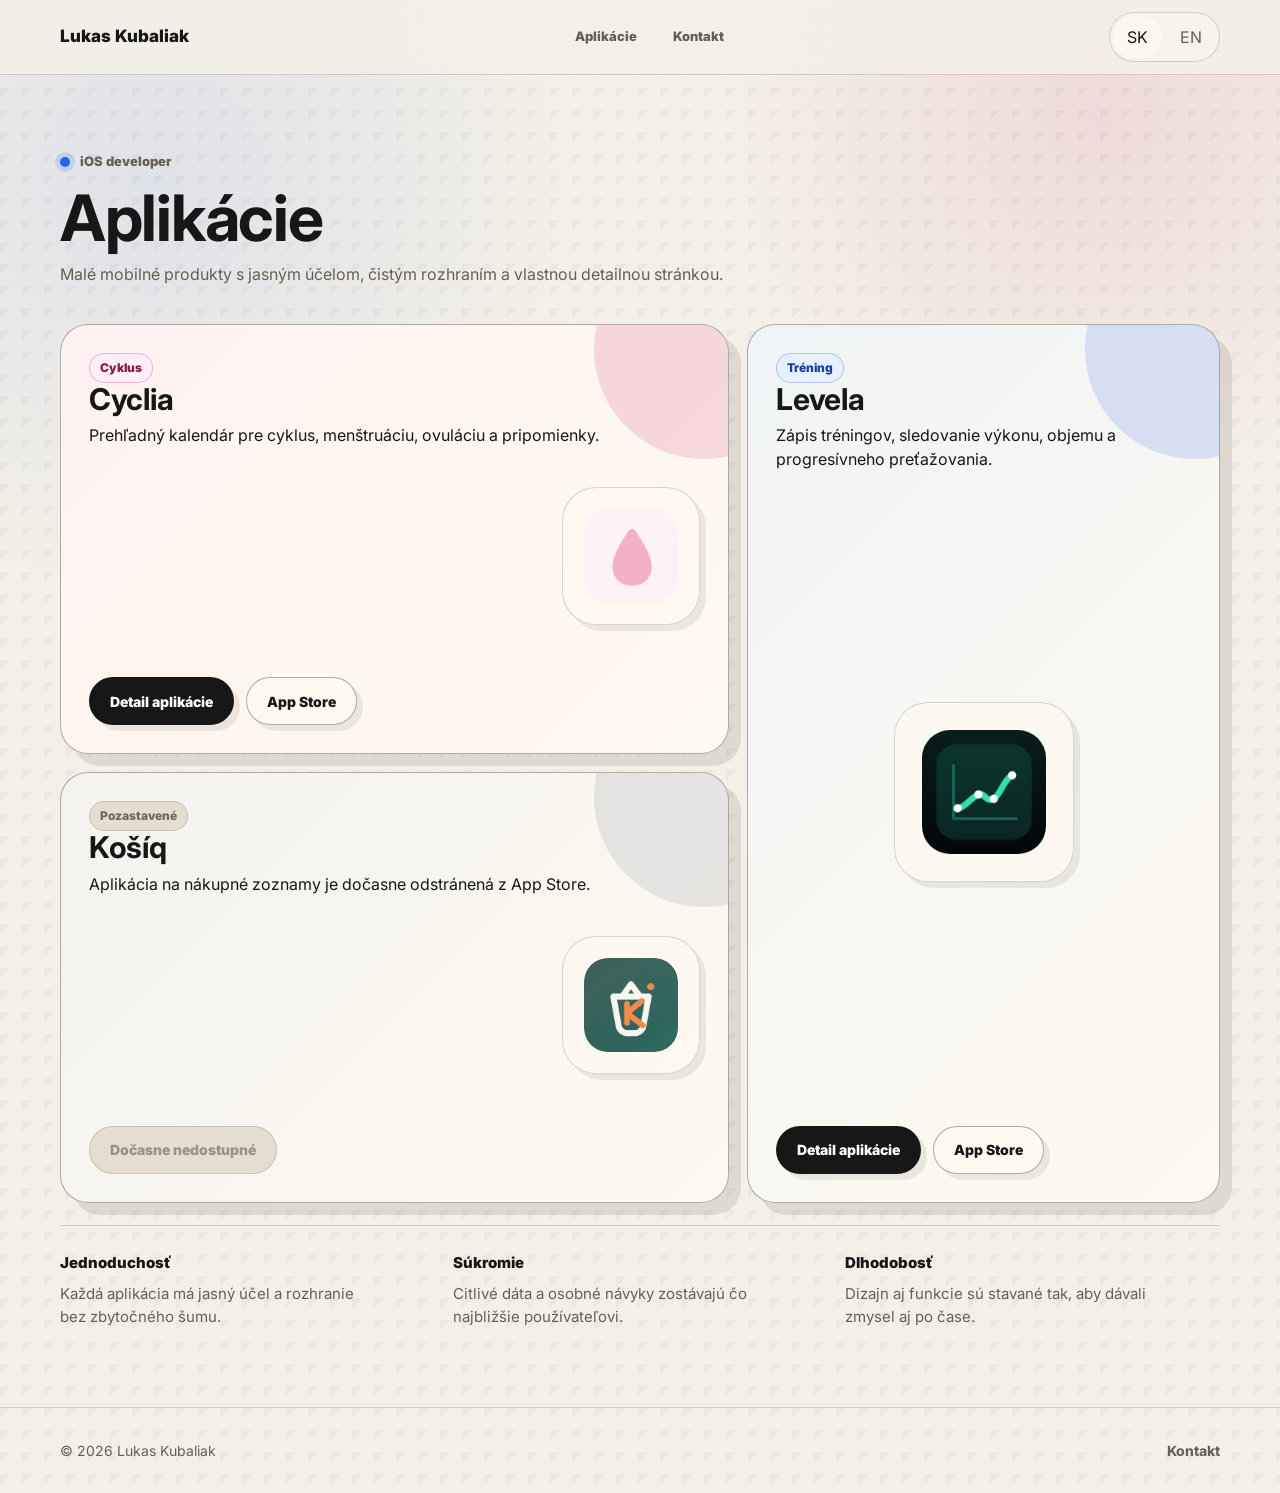
<file: index.html>
<!doctype html>
<html lang="sk">
<head>
  <meta charset="utf-8">
  <meta name="viewport" content="width=device-width, initial-scale=1">
  <title>Aplikácie | Lukas Kubaliak</title>
  <meta name="description" content="Prehľad iOS aplikácií Cyclia, Levela a Košíq od Lukasa Kubaliaka.">
  <meta name="theme-color" content="#F4F0E8">
  <link rel="icon" href="cyclia/assets/icon-ios-512.jpg" type="image/jpeg">
  <link rel="preconnect" href="https://fonts.googleapis.com">
  <link rel="preconnect" href="https://fonts.gstatic.com" crossorigin>
  <link href="https://fonts.googleapis.com/css2?family=Inter:wght@450;550;650;750;850&amp;display=swap" rel="stylesheet">
  <link rel="stylesheet" href="assets/site.css">
</head>
<body>
  <header class="site-header">
    <div class="container nav">
      <a class="brand" href="#top" aria-label="Domov">
        <span>Lukas Kubaliak</span>
      </a>
      <nav class="nav-links" aria-label="Hlavná navigácia">
        <a href="#apps">Aplikácie</a>
        <a href="mailto:lukas.bakuliak@gmail.com">Kontakt</a>
      </nav>
      <div class="language-switch" aria-label="Výber jazyka">
        <button type="button" data-lang="sk">SK</button>
        <button type="button" data-lang="en">EN</button>
      </div>
    </div>
  </header>

  <main id="top">
    <section class="section" id="apps">
      <div class="container">
        <div class="section-head">
          <p class="section-kicker">iOS developer</p>
          <h2>Aplikácie</h2>
          <p>Malé mobilné produkty s jasným účelom, čistým rozhraním a vlastnou detailnou stránkou.</p>
        </div>

        <div class="app-map">
          <article class="app-tile tile-large" style="--app:#be185d;--app-soft:#fce7f3">
            <div>
              <span class="badge">Cyklus</span>
              <h3>Cyclia</h3>
              <p>Prehľadný kalendár pre cyklus, menštruáciu, ovuláciu a pripomienky.</p>
            </div>
            <div class="tile-icon"><img src="cyclia/assets/icon-ios-512.jpg" alt=""></div>
            <div class="actions">
              <a class="button primary" href="cyclia/index.html">Detail aplikácie</a>
              <a class="button" href="https://apps.apple.com/app/cyclia/6759656776">App Store</a>
            </div>
          </article>

          <article class="app-tile tile-tall" style="--app:#1d4ed8;--app-soft:#dbeafe">
            <div>
              <span class="badge">Tréning</span>
              <h3>Levela</h3>
              <p>Zápis tréningov, sledovanie výkonu, objemu a progresívneho preťažovania.</p>
            </div>
            <div class="tile-icon"><img src="levela/assets/icon-ios-1024.png" alt=""></div>
            <div class="actions">
              <a class="button primary" href="levela/index_levela.html">Detail aplikácie</a>
              <a class="button" href="https://apps.apple.com/sk/app/levela-gym-progress-tracker/id6780174826">App Store</a>
            </div>
          </article>

          <article class="app-tile tile-paused disabled" style="--app:#64748b;--app-soft:#e2e8f0">
            <div>
              <span class="badge neutral">Pozastavené</span>
              <h3>Košíq</h3>
              <p>Aplikácia na nákupné zoznamy je dočasne odstránená z App Store.</p>
            </div>
            <div class="tile-icon"><img src="kosiq/assets/icon-ios-1024.png" alt=""></div>
            <div class="actions">
              <span class="button disabled" aria-disabled="true">Dočasne nedostupné</span>
            </div>
          </article>
        </div>

        <div class="approach-strip" aria-label="Prístup">
          <article>
            <span>Jednoduchosť</span>
            <p>Každá aplikácia má jasný účel a rozhranie bez zbytočného šumu.</p>
          </article>
          <article>
            <span>Súkromie</span>
            <p>Citlivé dáta a osobné návyky zostávajú čo najbližšie používateľovi.</p>
          </article>
          <article>
            <span>Dlhodobosť</span>
            <p>Dizajn aj funkcie sú stavané tak, aby dávali zmysel aj po čase.</p>
          </article>
        </div>
      </div>
    </section>
  </main>

  <footer class="site-footer">
    <div class="container footer-row">
      <div>© 2026 Lukas Kubaliak</div>
      <div class="footer-links">
        <a href="mailto:lukas.bakuliak@gmail.com">Kontakt</a>
      </div>
    </div>
  </footer>
  <script src="assets/i18n.js?v=2"></script>
</body>
</html>
</file>
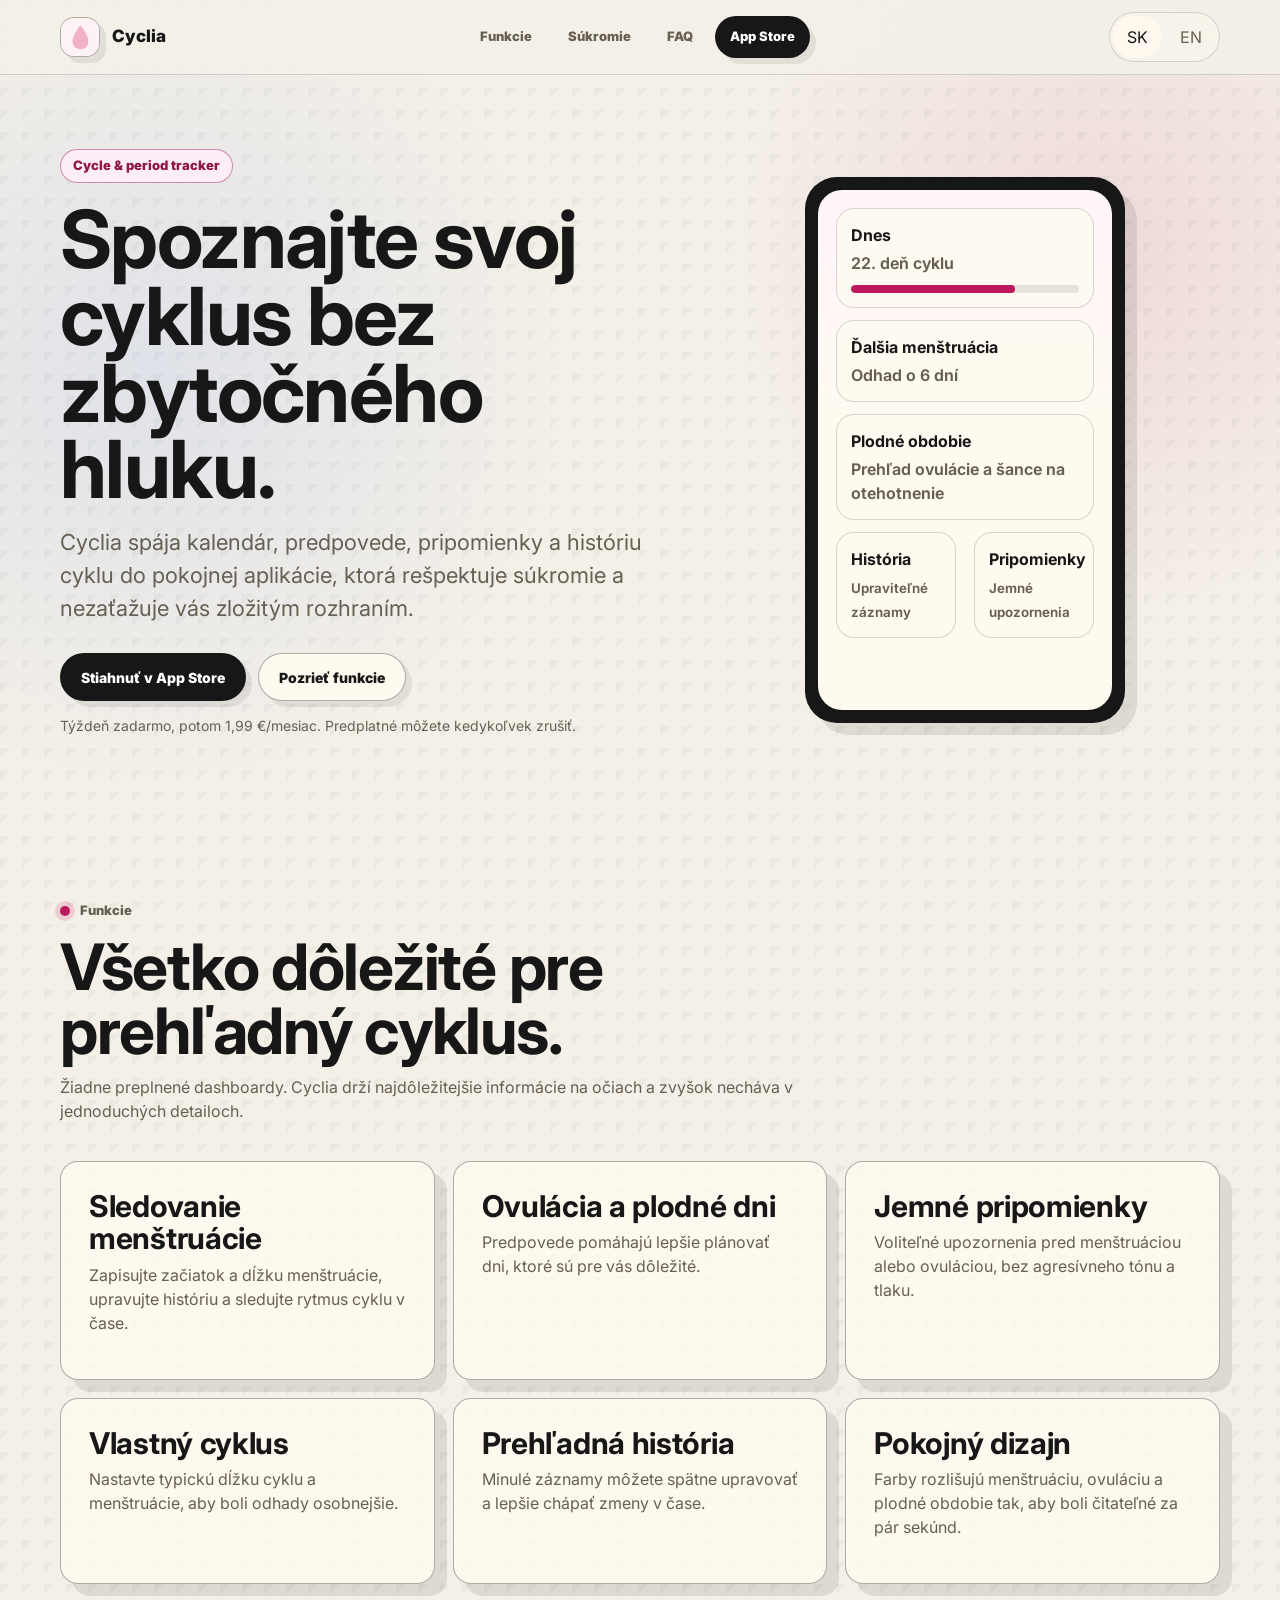
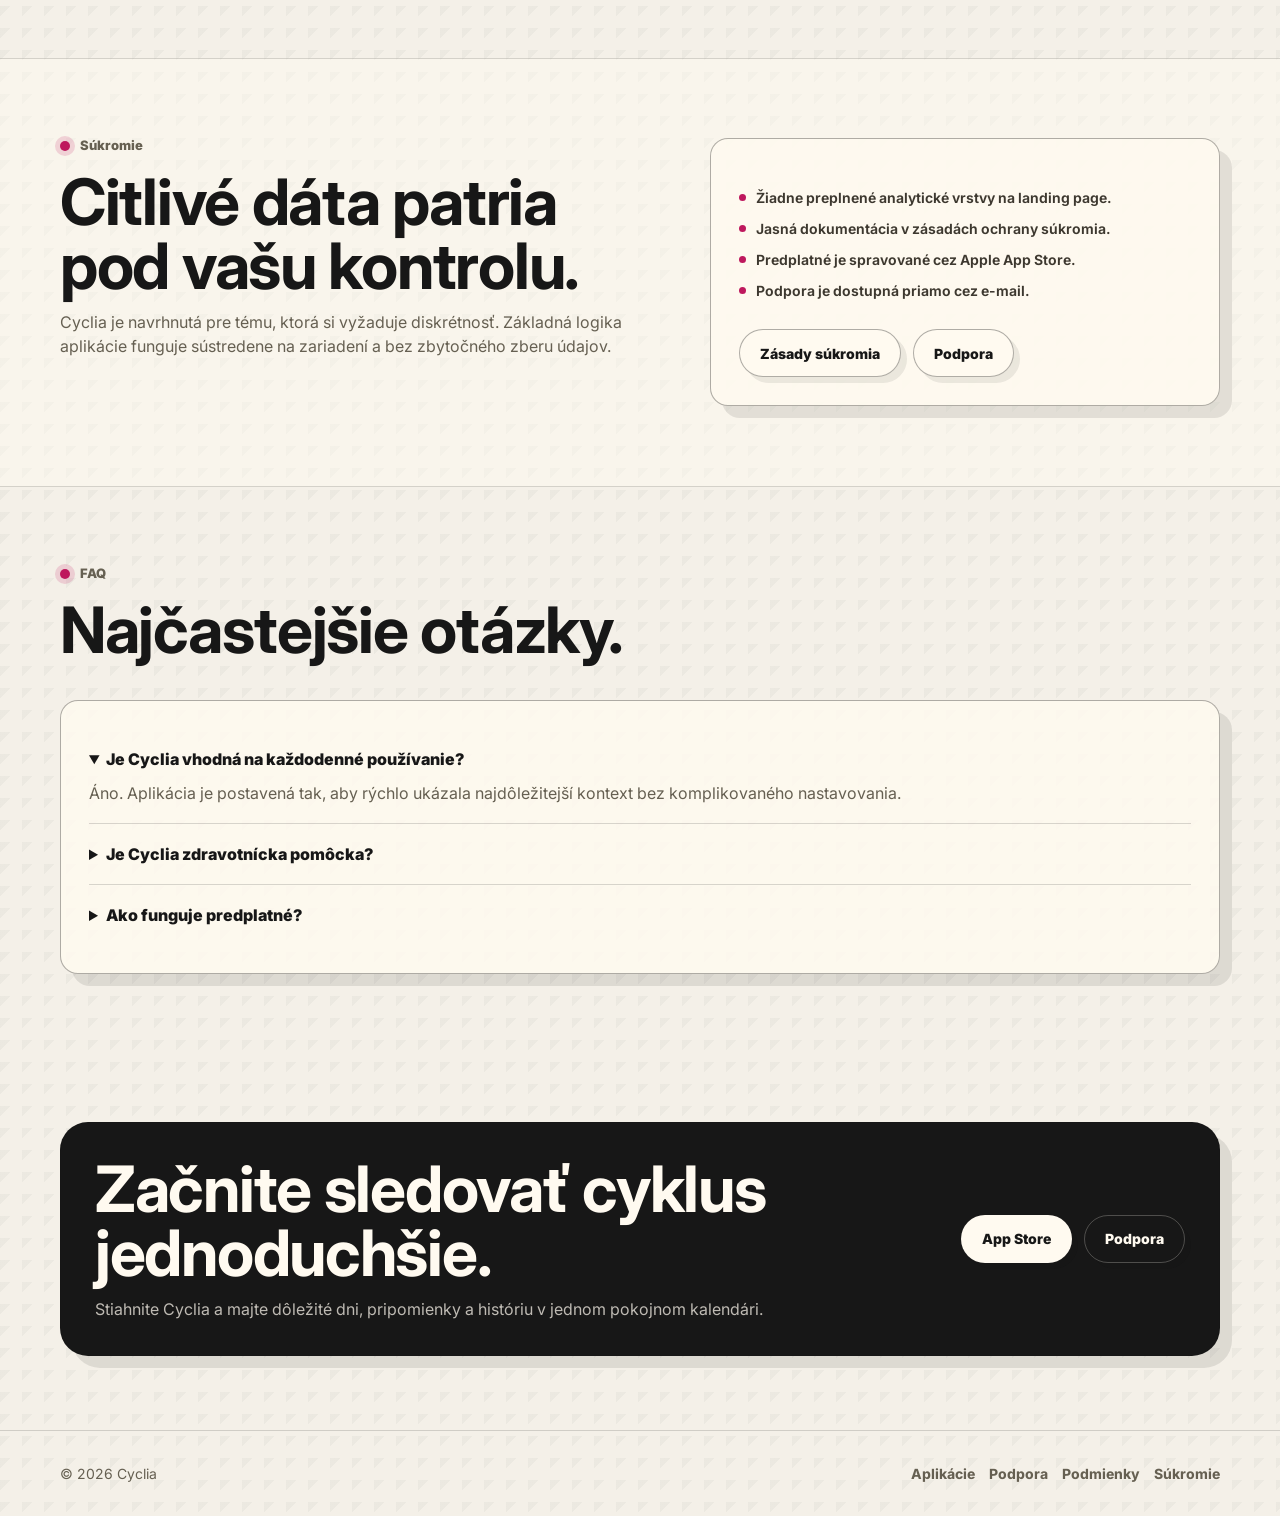
<file: cyclia/index.html>
<!doctype html>
<html lang="sk">
<head>
  <meta charset="utf-8">
  <meta name="viewport" content="width=device-width, initial-scale=1">
  <title>Cyclia | Sledovanie cyklu a menštruácie</title>
  <meta name="description" content="Cyclia je jednoduchá a súkromná iOS aplikácia na sledovanie cyklu, menštruácie, ovulácie a pripomienok.">
  <meta name="theme-color" content="#F4F0E8">
  <link rel="icon" href="assets/icon-ios-512.jpg" type="image/jpeg">
  <link rel="preconnect" href="https://fonts.googleapis.com">
  <link rel="preconnect" href="https://fonts.gstatic.com" crossorigin>
  <link href="https://fonts.googleapis.com/css2?family=Inter:wght@450;550;650;750;850&amp;display=swap" rel="stylesheet">
  <link rel="stylesheet" href="../assets/site.css">
</head>
<body style="--app:#be185d;--app-soft:#fce7f3">
  <header class="site-header">
    <div class="container nav">
      <a class="brand" href="../index.html" aria-label="Späť na prehľad aplikácií">
        <span class="brand-icon"><img src="assets/icon-ios-512.jpg" alt=""></span>
        <span>Cyclia</span>
      </a>
      <nav class="nav-links" aria-label="Hlavná navigácia">
        <a href="#features">Funkcie</a>
        <a href="#privacy">Súkromie</a>
        <a href="#faq">FAQ</a>
        <a class="nav-cta" href="https://apps.apple.com/app/cyclia/6759656776">App Store</a>
      </nav>
      <div class="language-switch" aria-label="Výber jazyka">
        <button type="button" data-lang="sk">SK</button>
        <button type="button" data-lang="en">EN</button>
      </div>
    </div>
  </header>

  <main>
    <section class="hero">
      <div class="container hero-grid">
        <div>
          <span class="eyebrow">Cycle & period tracker</span>
          <h1>Spoznajte svoj cyklus bez zbytočného hluku.</h1>
          <p class="lead">Cyclia spája kalendár, predpovede, pripomienky a históriu cyklu do pokojnej aplikácie, ktorá rešpektuje súkromie a nezaťažuje vás zložitým rozhraním.</p>
          <div class="actions">
            <a class="button primary" href="https://apps.apple.com/app/cyclia/6759656776">Stiahnuť v App Store</a>
            <a class="button" href="#features">Pozrieť funkcie</a>
          </div>
          <p class="microcopy">Týždeň zadarmo, potom 1,99 €/mesiac. Predplatné môžete kedykoľvek zrušiť.</p>
        </div>

        <div class="phone-frame" aria-label="Ukážka aplikácie Cyclia">
          <div class="phone-screen">
            <div class="mock-section">
              <strong>Dnes</strong>
              <span>22. deň cyklu</span>
              <div class="bar"><i style="--w:72%"></i></div>
            </div>
            <div class="mock-section">
              <strong>Ďalšia menštruácia</strong>
              <span>Odhad o 6 dní</span>
            </div>
            <div class="mock-section">
              <strong>Plodné obdobie</strong>
              <span>Prehľad ovulácie a šance na otehotnenie</span>
            </div>
            <div class="grid-2">
              <div class="mock-section"><strong>História</strong><small>Upraviteľné záznamy</small></div>
              <div class="mock-section"><strong>Pripomienky</strong><small>Jemné upozornenia</small></div>
            </div>
          </div>
        </div>
      </div>
    </section>

    <section class="section" id="features">
      <div class="container">
        <div class="section-head">
          <p class="section-kicker">Funkcie</p>
          <h2>Všetko dôležité pre prehľadný cyklus.</h2>
          <p>Žiadne preplnené dashboardy. Cyclia drží najdôležitejšie informácie na očiach a zvyšok necháva v jednoduchých detailoch.</p>
        </div>
        <div class="grid-3">
          <article class="card">
            <h3>Sledovanie menštruácie</h3>
            <p>Zapisujte začiatok a dĺžku menštruácie, upravujte históriu a sledujte rytmus cyklu v čase.</p>
          </article>
          <article class="card">
            <h3>Ovulácia a plodné dni</h3>
            <p>Predpovede pomáhajú lepšie plánovať dni, ktoré sú pre vás dôležité.</p>
          </article>
          <article class="card">
            <h3>Jemné pripomienky</h3>
            <p>Voliteľné upozornenia pred menštruáciou alebo ovuláciou, bez agresívneho tónu a tlaku.</p>
          </article>
          <article class="card">
            <h3>Vlastný cyklus</h3>
            <p>Nastavte typickú dĺžku cyklu a menštruácie, aby boli odhady osobnejšie.</p>
          </article>
          <article class="card">
            <h3>Prehľadná história</h3>
            <p>Minulé záznamy môžete spätne upravovať a lepšie chápať zmeny v čase.</p>
          </article>
          <article class="card">
            <h3>Pokojný dizajn</h3>
            <p>Farby rozlišujú menštruáciu, ovuláciu a plodné obdobie tak, aby boli čitateľné za pár sekúnd.</p>
          </article>
        </div>
      </div>
    </section>

    <section class="section band" id="privacy">
      <div class="container split">
        <div class="section-head">
          <p class="section-kicker">Súkromie</p>
          <h2>Citlivé dáta patria pod vašu kontrolu.</h2>
          <p>Cyclia je navrhnutá pre tému, ktorá si vyžaduje diskrétnosť. Základná logika aplikácie funguje sústredene na zariadení a bez zbytočného zberu údajov.</p>
        </div>
        <div class="card">
          <ul class="check-list">
            <li>Žiadne preplnené analytické vrstvy na landing page.</li>
            <li>Jasná dokumentácia v zásadách ochrany súkromia.</li>
            <li>Predplatné je spravované cez Apple App Store.</li>
            <li>Podpora je dostupná priamo cez e-mail.</li>
          </ul>
          <div class="actions">
            <a class="button" href="privacy.html">Zásady súkromia</a>
            <a class="button" href="support.html">Podpora</a>
          </div>
        </div>
      </div>
    </section>

    <section class="section" id="faq">
      <div class="container">
        <div class="section-head">
          <p class="section-kicker">FAQ</p>
          <h2>Najčastejšie otázky.</h2>
        </div>
        <div class="card faq">
          <details open>
            <summary>Je Cyclia vhodná na každodenné používanie?</summary>
            <p>Áno. Aplikácia je postavená tak, aby rýchlo ukázala najdôležitejší kontext bez komplikovaného nastavovania.</p>
          </details>
          <details>
            <summary>Je Cyclia zdravotnícka pomôcka?</summary>
            <p>Nie. Slúži na osobné sledovanie a odhady. Pri zdravotných otázkach je vždy potrebné obrátiť sa na odborníka.</p>
          </details>
          <details>
            <summary>Ako funguje predplatné?</summary>
            <p>Stiahnutie prebieha cez App Store. Po skúšobnom období je cena 1,99 €/mesiac a predplatné môžete zrušiť v nastaveniach Apple účtu.</p>
          </details>
        </div>
      </div>
    </section>

    <section class="final-section">
      <div class="container">
        <div class="final-panel">
          <div>
            <h2>Začnite sledovať cyklus jednoduchšie.</h2>
            <p>Stiahnite Cyclia a majte dôležité dni, pripomienky a históriu v jednom pokojnom kalendári.</p>
          </div>
          <div class="actions" style="margin-top:0">
            <a class="button" href="https://apps.apple.com/app/cyclia/6759656776">App Store</a>
            <a class="button secondary" href="support.html">Podpora</a>
          </div>
        </div>
      </div>
    </section>
  </main>

  <footer class="site-footer">
    <div class="container footer-row">
      <div>© 2026 Cyclia</div>
      <div class="footer-links">
        <a href="../index.html">Aplikácie</a>
        <a href="support.html">Podpora</a>
        <a href="tos.html">Podmienky</a>
        <a href="privacy.html">Súkromie</a>
      </div>
    </div>
  </footer>
  <script src="../assets/i18n.js?v=2"></script>
</body>
</html>
</file>
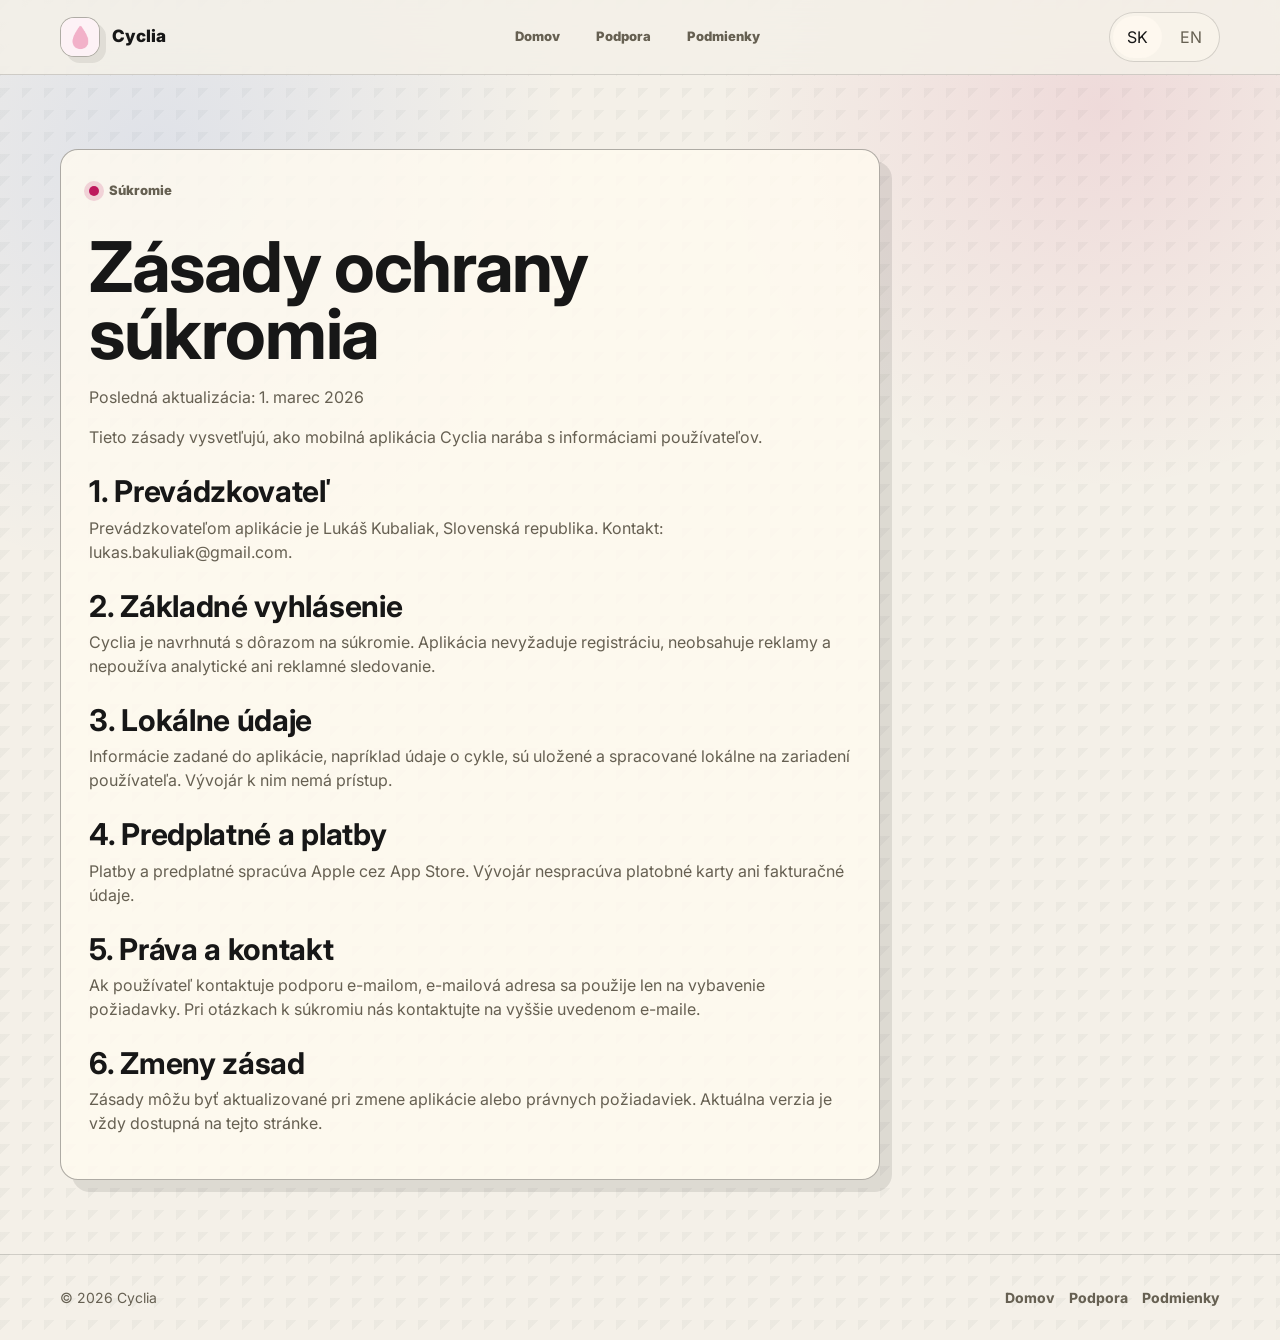
<file: cyclia/privacy.html>
<!doctype html>
<html lang="sk">
<head>
  <meta charset="utf-8">
  <meta name="viewport" content="width=device-width, initial-scale=1">
  <title>Zásady ochrany súkromia | Cyclia</title>
  <meta name="description" content="Zásady ochrany súkromia pre aplikáciu Cyclia.">
  <meta name="theme-color" content="#F4F0E8">
  <link rel="icon" href="assets/icon-ios-512.jpg" type="image/jpeg">
  <link rel="preconnect" href="https://fonts.googleapis.com">
  <link rel="preconnect" href="https://fonts.gstatic.com" crossorigin>
  <link href="https://fonts.googleapis.com/css2?family=Inter:wght@450;550;650;750;850&amp;display=swap" rel="stylesheet">
  <link rel="stylesheet" href="../assets/site.css">
</head>
<body style="--app:#be185d;--app-soft:#fce7f3">
  <header class="site-header">
    <div class="container nav">
      <a class="brand" href="index.html">
        <span class="brand-icon"><img src="assets/icon-ios-512.jpg" alt=""></span>
        <span>Cyclia</span>
      </a>
      <nav class="nav-links" aria-label="Hlavná navigácia">
        <a href="index.html">Domov</a>
        <a href="support.html">Podpora</a>
        <a href="tos.html">Podmienky</a>
      </nav>
      <div class="language-switch" aria-label="Výber jazyka">
        <button type="button" data-lang="sk">SK</button>
        <button type="button" data-lang="en">EN</button>
      </div>
    </div>
  </header>

  <main>
    <section class="section">
      <div class="container">
        <article class="card doc">
          <p class="section-kicker">Súkromie</p>
          <h1>Zásady ochrany súkromia</h1>
          <p class="muted">Posledná aktualizácia: 1. marec 2026</p>
          <p>Tieto zásady vysvetľujú, ako mobilná aplikácia Cyclia narába s informáciami používateľov.</p>

          <h3>1. Prevádzkovateľ</h3>
          <p>Prevádzkovateľom aplikácie je Lukáš Kubaliak, Slovenská republika. Kontakt: <a href="mailto:lukas.bakuliak@gmail.com">lukas.bakuliak@gmail.com</a>.</p>

          <h3>2. Základné vyhlásenie</h3>
          <p>Cyclia je navrhnutá s dôrazom na súkromie. Aplikácia nevyžaduje registráciu, neobsahuje reklamy a nepoužíva analytické ani reklamné sledovanie.</p>

          <h3>3. Lokálne údaje</h3>
          <p>Informácie zadané do aplikácie, napríklad údaje o cykle, sú uložené a spracované lokálne na zariadení používateľa. Vývojár k nim nemá prístup.</p>

          <h3>4. Predplatné a platby</h3>
          <p>Platby a predplatné spracúva Apple cez App Store. Vývojár nespracúva platobné karty ani fakturačné údaje.</p>

          <h3>5. Práva a kontakt</h3>
          <p>Ak používateľ kontaktuje podporu e-mailom, e-mailová adresa sa použije len na vybavenie požiadavky. Pri otázkach k súkromiu nás kontaktujte na vyššie uvedenom e-maile.</p>

          <h3>6. Zmeny zásad</h3>
          <p>Zásady môžu byť aktualizované pri zmene aplikácie alebo právnych požiadaviek. Aktuálna verzia je vždy dostupná na tejto stránke.</p>
        </article>
      </div>
    </section>
  </main>

  <footer class="site-footer">
    <div class="container footer-row">
      <div>© 2026 Cyclia</div>
      <div class="footer-links">
        <a href="index.html">Domov</a>
        <a href="support.html">Podpora</a>
        <a href="tos.html">Podmienky</a>
      </div>
    </div>
  </footer>
  <script src="../assets/i18n.js?v=2"></script>
</body>
</html>
</file>
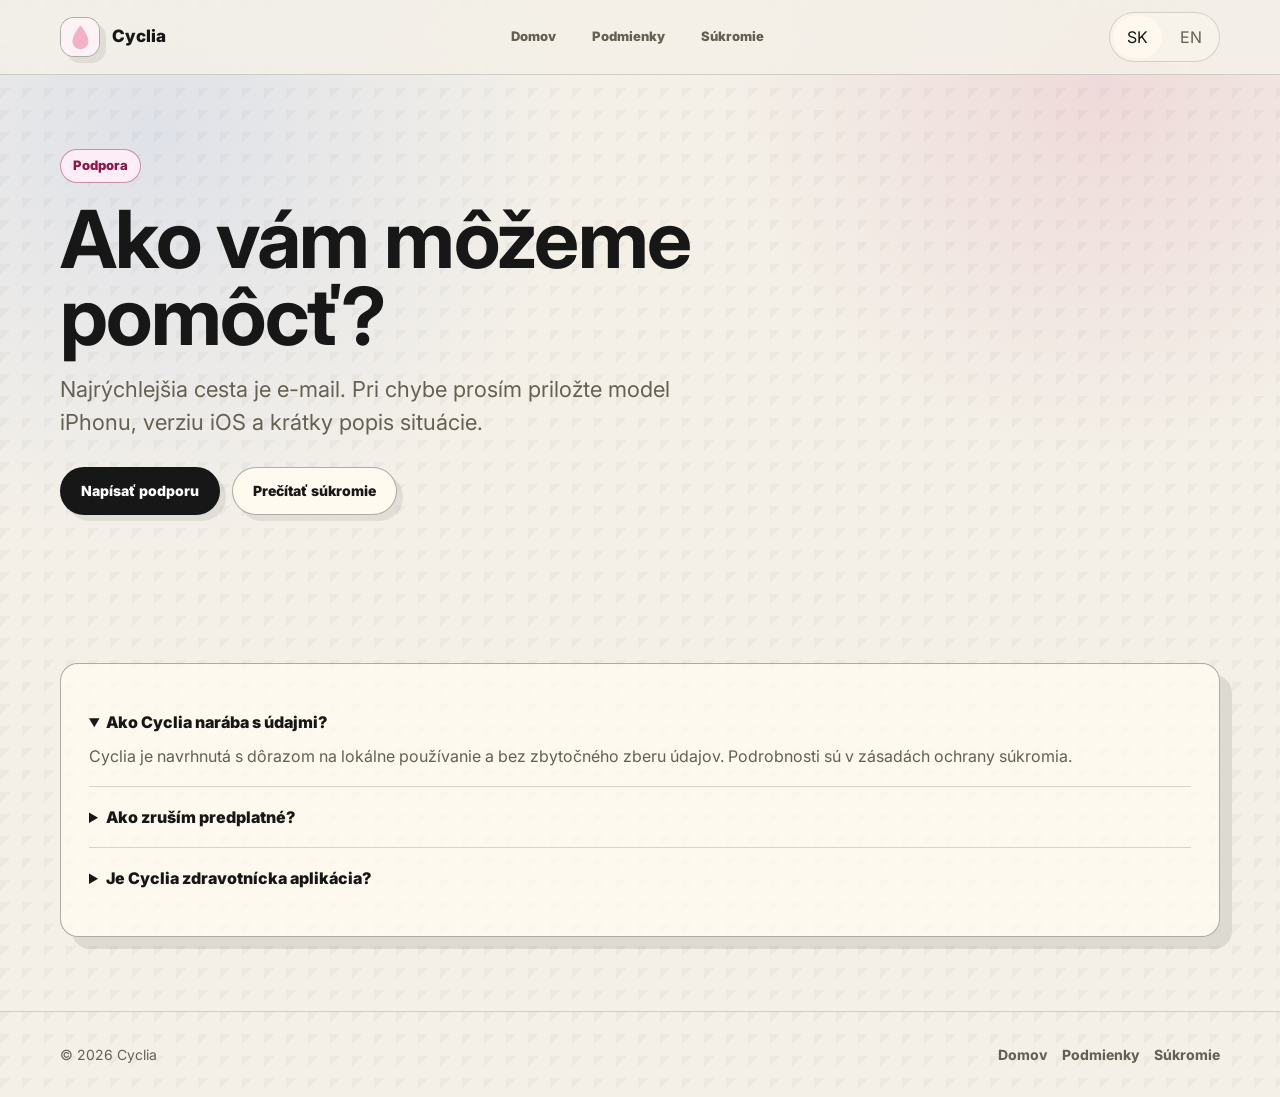
<file: cyclia/support.html>
<!doctype html>
<html lang="sk">
<head>
  <meta charset="utf-8">
  <meta name="viewport" content="width=device-width, initial-scale=1">
  <title>Podpora | Cyclia</title>
  <meta name="description" content="Podpora pre aplikáciu Cyclia. Pomoc s predplatným, súkromím a kontaktom.">
  <meta name="theme-color" content="#F4F0E8">
  <link rel="icon" href="assets/icon-ios-512.jpg" type="image/jpeg">
  <link rel="preconnect" href="https://fonts.googleapis.com">
  <link rel="preconnect" href="https://fonts.gstatic.com" crossorigin>
  <link href="https://fonts.googleapis.com/css2?family=Inter:wght@450;550;650;750;850&amp;display=swap" rel="stylesheet">
  <link rel="stylesheet" href="../assets/site.css">
</head>
<body style="--app:#be185d;--app-soft:#fce7f3">
  <header class="site-header">
    <div class="container nav">
      <a class="brand" href="index.html">
        <span class="brand-icon"><img src="assets/icon-ios-512.jpg" alt=""></span>
        <span>Cyclia</span>
      </a>
      <nav class="nav-links" aria-label="Hlavná navigácia">
        <a href="index.html">Domov</a>
        <a href="tos.html">Podmienky</a>
        <a href="privacy.html">Súkromie</a>
      </nav>
      <div class="language-switch" aria-label="Výber jazyka">
        <button type="button" data-lang="sk">SK</button>
        <button type="button" data-lang="en">EN</button>
      </div>
    </div>
  </header>

  <main>
    <section class="hero">
      <div class="container">
        <span class="eyebrow">Podpora</span>
        <h1>Ako vám môžeme pomôcť?</h1>
        <p class="lead">Najrýchlejšia cesta je e-mail. Pri chybe prosím priložte model iPhonu, verziu iOS a krátky popis situácie.</p>
        <div class="actions">
          <a class="button primary" href="mailto:lukas.bakuliak@gmail.com">Napísať podporu</a>
          <a class="button" href="privacy.html">Prečítať súkromie</a>
        </div>
      </div>
    </section>

    <section class="section">
      <div class="container">
        <div class="card faq">
          <details open>
            <summary>Ako Cyclia narába s údajmi?</summary>
            <p>Cyclia je navrhnutá s dôrazom na lokálne používanie a bez zbytočného zberu údajov. Podrobnosti sú v zásadách ochrany súkromia.</p>
          </details>
          <details>
            <summary>Ako zruším predplatné?</summary>
            <p>Predplatné spravuje Apple. Zrušíte ho v nastaveniach iPhonu cez Apple ID a sekciu Predplatné.</p>
          </details>
          <details>
            <summary>Je Cyclia zdravotnícka aplikácia?</summary>
            <p>Nie. Cyclia poskytuje osobné záznamy a odhady. Pri zdravotných otázkach kontaktujte odborníka.</p>
          </details>
        </div>
      </div>
    </section>
  </main>

  <footer class="site-footer">
    <div class="container footer-row">
      <div>© 2026 Cyclia</div>
      <div class="footer-links">
        <a href="index.html">Domov</a>
        <a href="tos.html">Podmienky</a>
        <a href="privacy.html">Súkromie</a>
      </div>
    </div>
  </footer>
  <script src="../assets/i18n.js?v=2"></script>
</body>
</html>
</file>
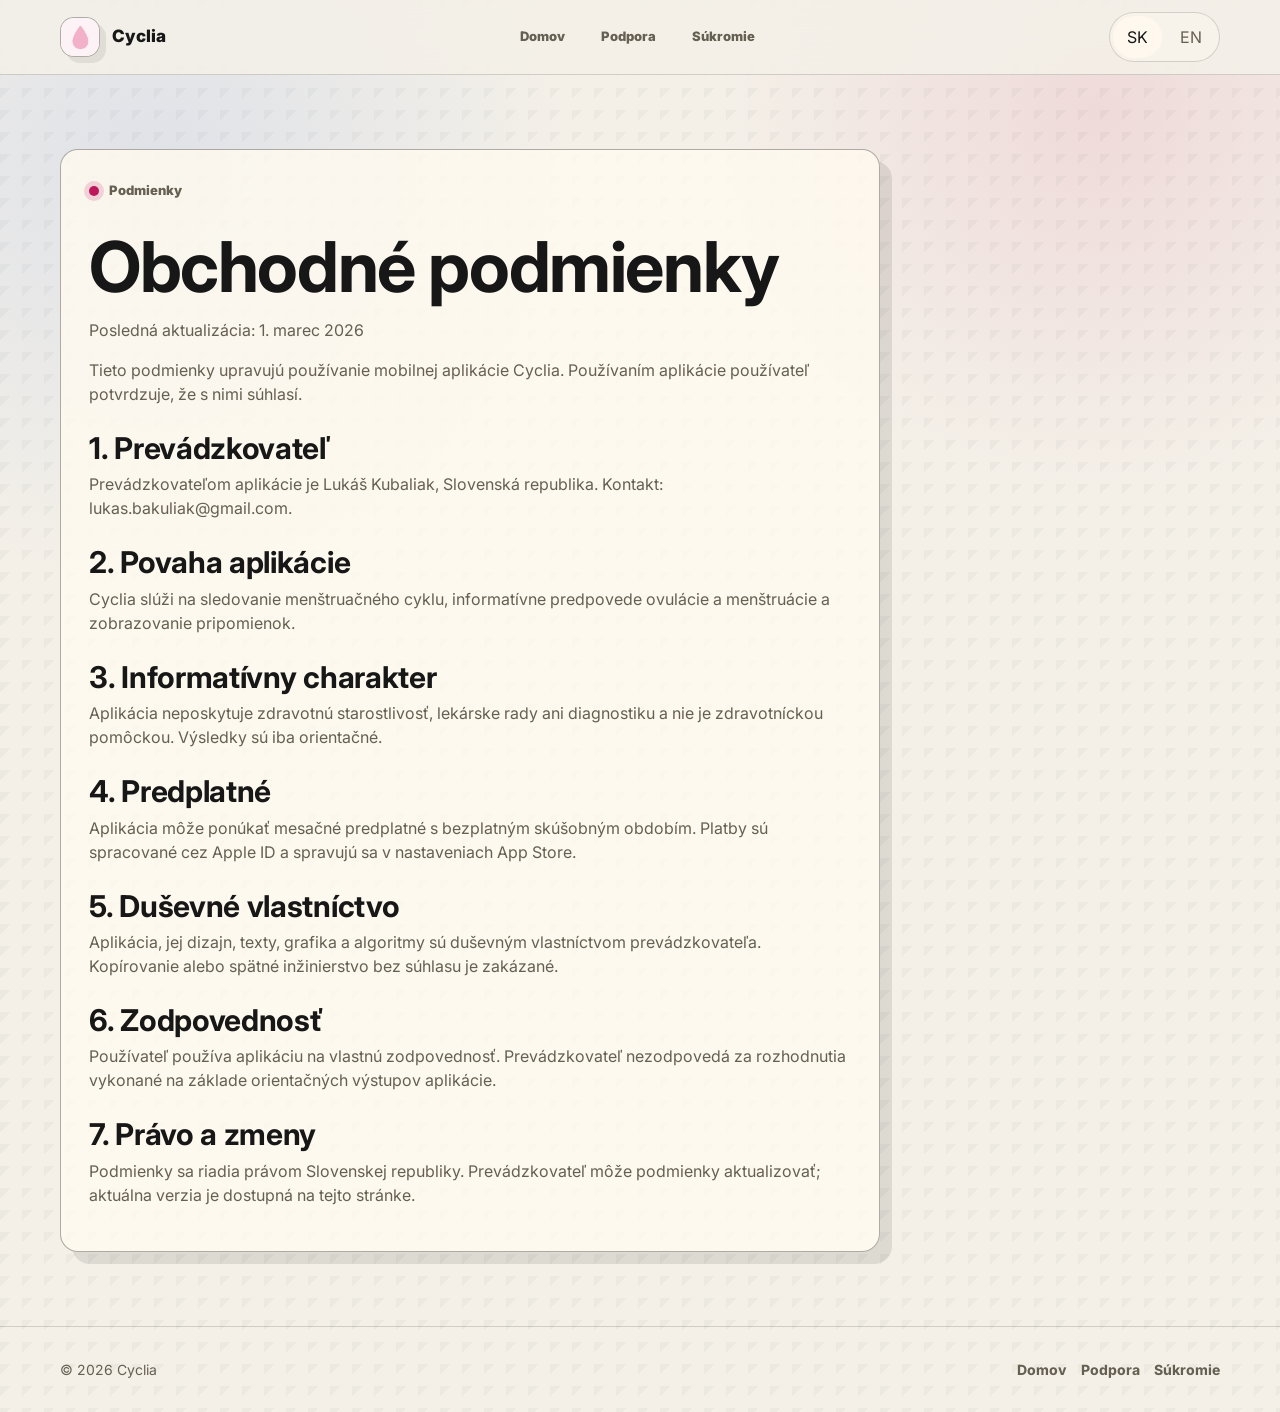
<file: cyclia/tos.html>
<!doctype html>
<html lang="sk">
<head>
  <meta charset="utf-8">
  <meta name="viewport" content="width=device-width, initial-scale=1">
  <title>Obchodné podmienky | Cyclia</title>
  <meta name="description" content="Obchodné podmienky používania aplikácie Cyclia.">
  <meta name="theme-color" content="#F4F0E8">
  <link rel="icon" href="assets/icon-ios-512.jpg" type="image/jpeg">
  <link rel="preconnect" href="https://fonts.googleapis.com">
  <link rel="preconnect" href="https://fonts.gstatic.com" crossorigin>
  <link href="https://fonts.googleapis.com/css2?family=Inter:wght@450;550;650;750;850&amp;display=swap" rel="stylesheet">
  <link rel="stylesheet" href="../assets/site.css">
</head>
<body style="--app:#be185d;--app-soft:#fce7f3">
  <header class="site-header">
    <div class="container nav">
      <a class="brand" href="index.html">
        <span class="brand-icon"><img src="assets/icon-ios-512.jpg" alt=""></span>
        <span>Cyclia</span>
      </a>
      <nav class="nav-links" aria-label="Hlavná navigácia">
        <a href="index.html">Domov</a>
        <a href="support.html">Podpora</a>
        <a href="privacy.html">Súkromie</a>
      </nav>
      <div class="language-switch" aria-label="Výber jazyka">
        <button type="button" data-lang="sk">SK</button>
        <button type="button" data-lang="en">EN</button>
      </div>
    </div>
  </header>

  <main>
    <section class="section">
      <div class="container">
        <article class="card doc">
          <p class="section-kicker">Podmienky</p>
          <h1>Obchodné podmienky</h1>
          <p class="muted">Posledná aktualizácia: 1. marec 2026</p>
          <p>Tieto podmienky upravujú používanie mobilnej aplikácie Cyclia. Používaním aplikácie používateľ potvrdzuje, že s nimi súhlasí.</p>

          <h3>1. Prevádzkovateľ</h3>
          <p>Prevádzkovateľom aplikácie je Lukáš Kubaliak, Slovenská republika. Kontakt: <a href="mailto:lukas.bakuliak@gmail.com">lukas.bakuliak@gmail.com</a>.</p>

          <h3>2. Povaha aplikácie</h3>
          <p>Cyclia slúži na sledovanie menštruačného cyklu, informatívne predpovede ovulácie a menštruácie a zobrazovanie pripomienok.</p>

          <h3>3. Informatívny charakter</h3>
          <p>Aplikácia neposkytuje zdravotnú starostlivosť, lekárske rady ani diagnostiku a nie je zdravotníckou pomôckou. Výsledky sú iba orientačné.</p>

          <h3>4. Predplatné</h3>
          <p>Aplikácia môže ponúkať mesačné predplatné s bezplatným skúšobným obdobím. Platby sú spracované cez Apple ID a spravujú sa v nastaveniach App Store.</p>

          <h3>5. Duševné vlastníctvo</h3>
          <p>Aplikácia, jej dizajn, texty, grafika a algoritmy sú duševným vlastníctvom prevádzkovateľa. Kopírovanie alebo spätné inžinierstvo bez súhlasu je zakázané.</p>

          <h3>6. Zodpovednosť</h3>
          <p>Používateľ používa aplikáciu na vlastnú zodpovednosť. Prevádzkovateľ nezodpovedá za rozhodnutia vykonané na základe orientačných výstupov aplikácie.</p>

          <h3>7. Právo a zmeny</h3>
          <p>Podmienky sa riadia právom Slovenskej republiky. Prevádzkovateľ môže podmienky aktualizovať; aktuálna verzia je dostupná na tejto stránke.</p>
        </article>
      </div>
    </section>
  </main>

  <footer class="site-footer">
    <div class="container footer-row">
      <div>© 2026 Cyclia</div>
      <div class="footer-links">
        <a href="index.html">Domov</a>
        <a href="support.html">Podpora</a>
        <a href="privacy.html">Súkromie</a>
      </div>
    </div>
  </footer>
  <script src="../assets/i18n.js?v=2"></script>
</body>
</html>
</file>
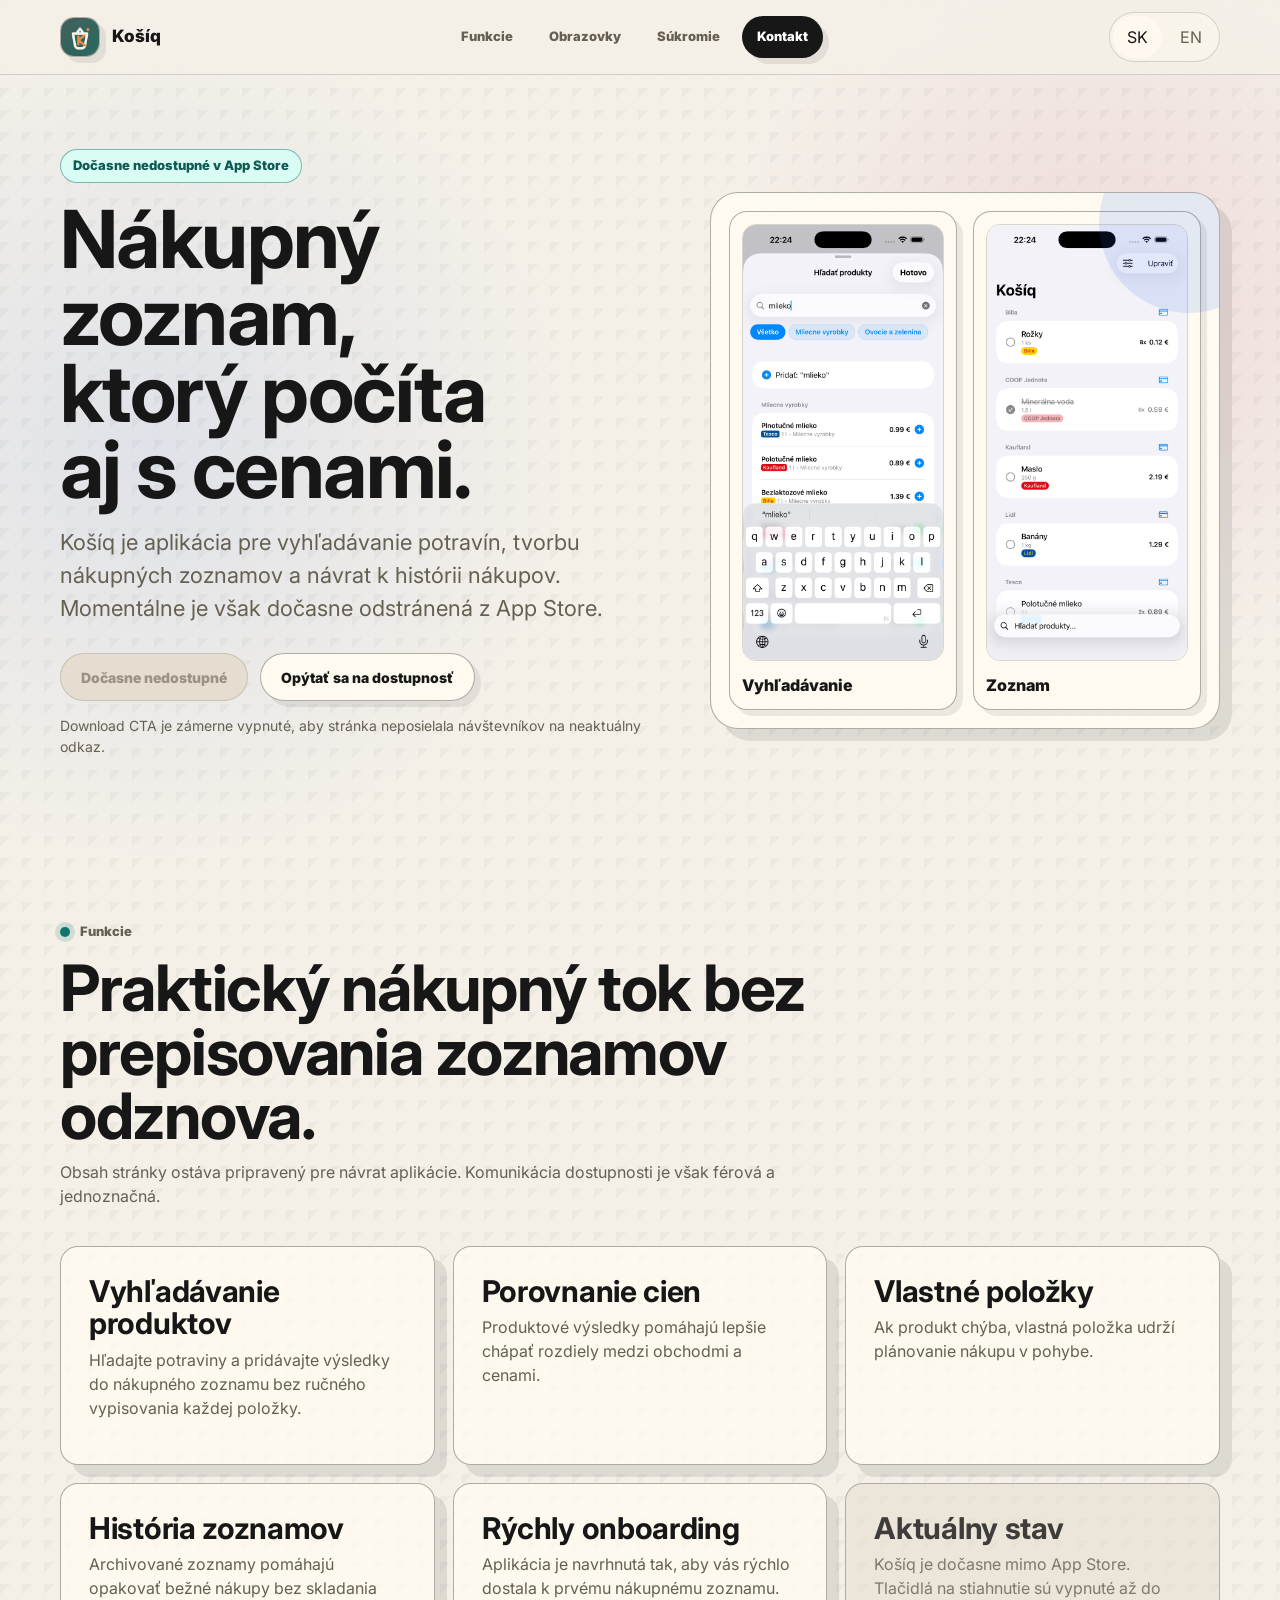
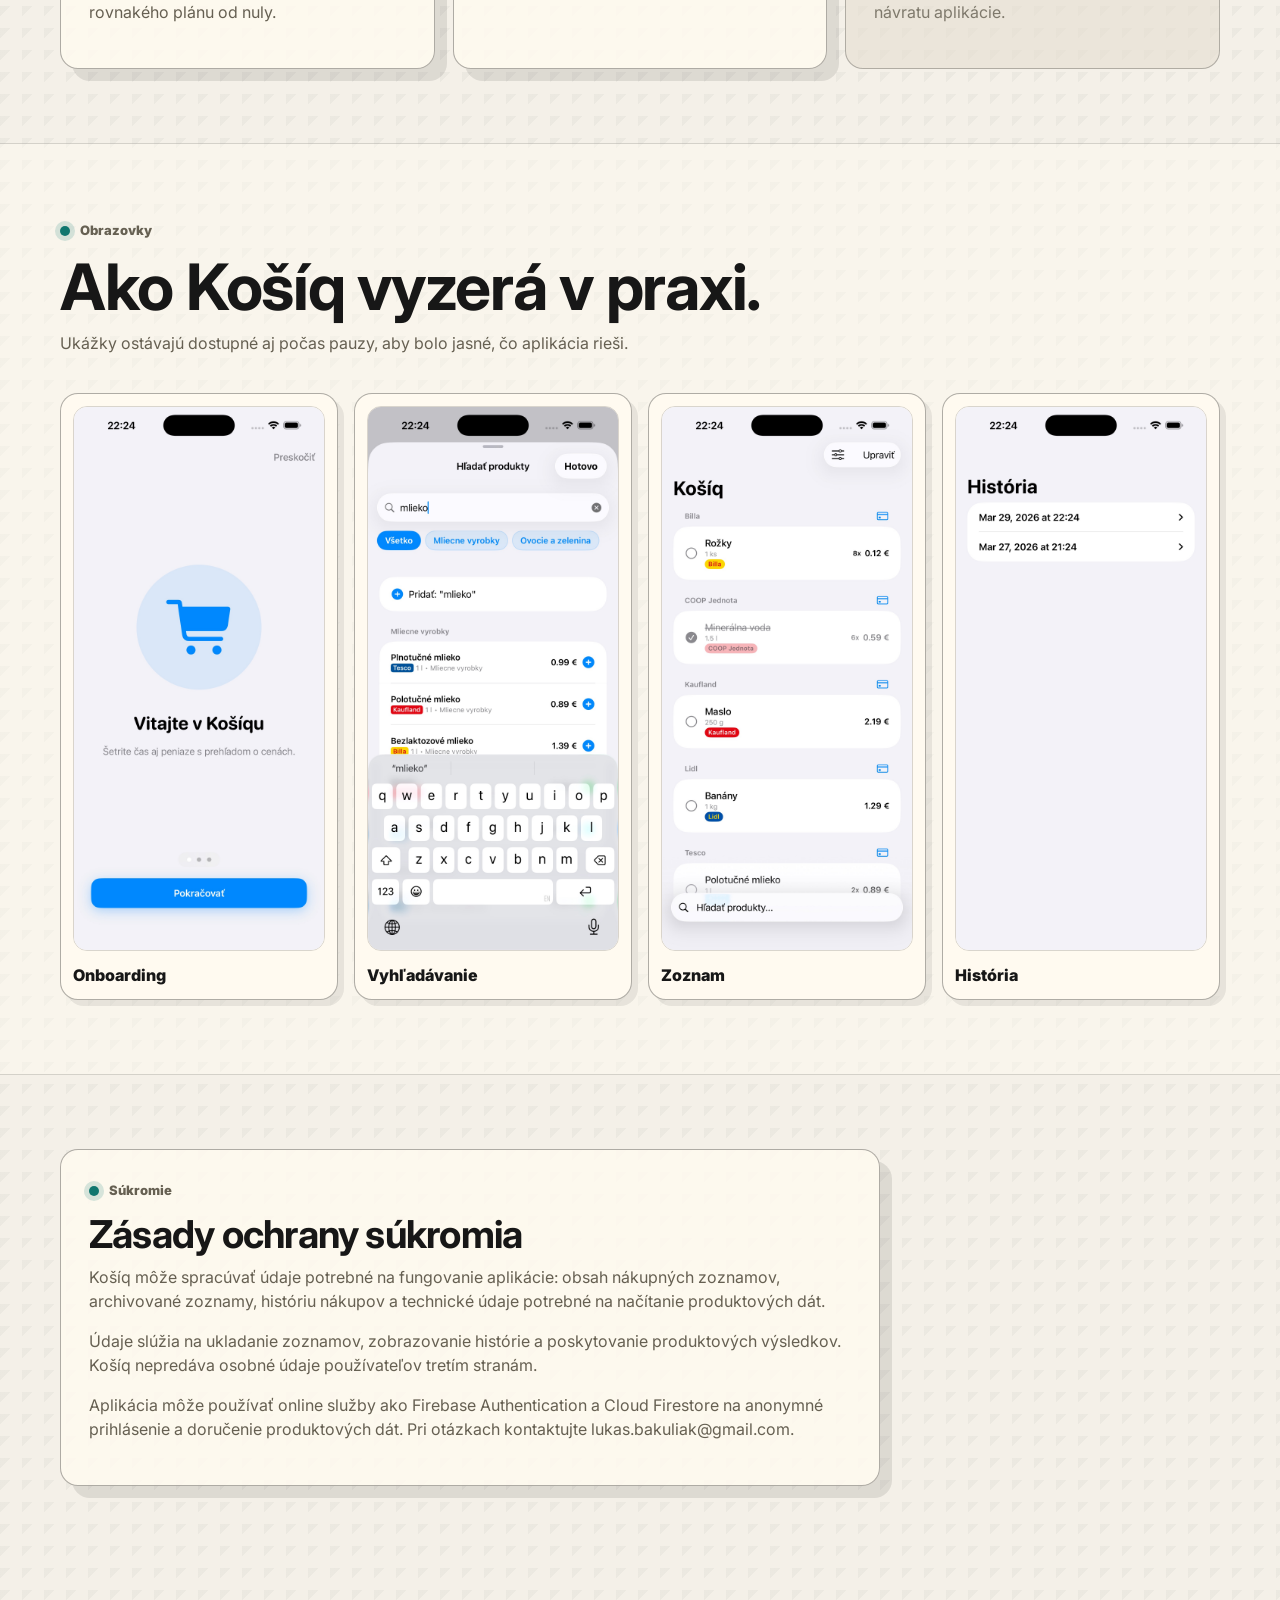
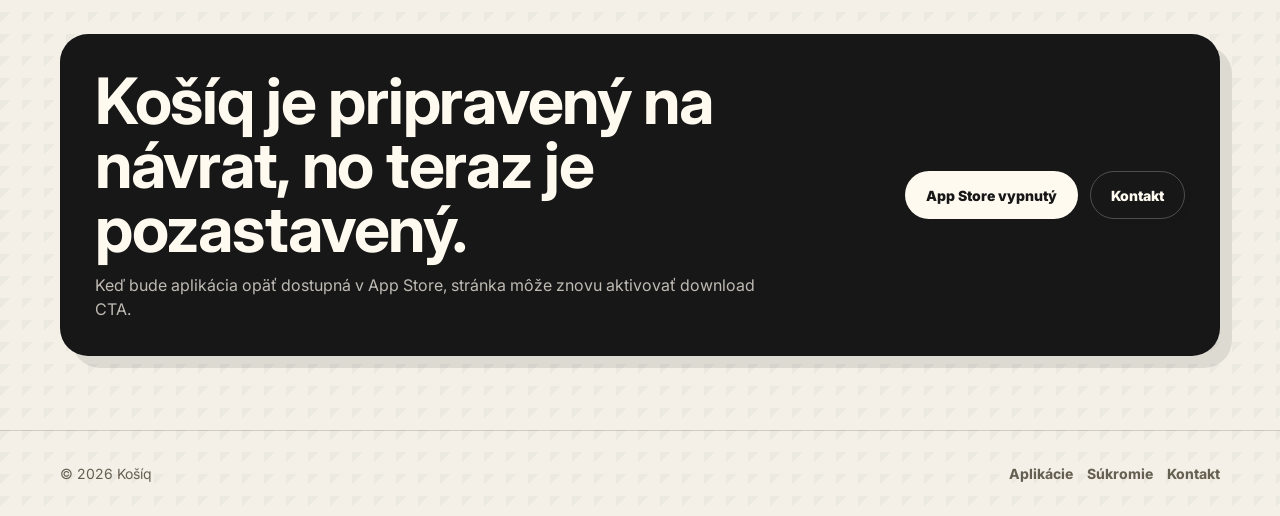
<file: kosiq/index_kosiq.html>
<!doctype html>
<html lang="sk">
<head>
  <meta charset="utf-8">
  <meta name="viewport" content="width=device-width, initial-scale=1">
  <title>Košíq | Nákupný zoznam a ceny potravín</title>
  <meta name="description" content="Košíq je iOS aplikácia pre nákupné zoznamy, porovnávanie cien potravín a históriu nákupov. Aplikácia je dočasne nedostupná v App Store.">
  <meta name="theme-color" content="#F4F0E8">
  <link rel="icon" href="assets/icon-ios-1024.png" type="image/png">
  <link rel="preconnect" href="https://fonts.googleapis.com">
  <link rel="preconnect" href="https://fonts.gstatic.com" crossorigin>
  <link href="https://fonts.googleapis.com/css2?family=Inter:wght@450;550;650;750;850&amp;display=swap" rel="stylesheet">
  <link rel="stylesheet" href="../assets/site.css">
</head>
<body style="--app:#0f766e;--app-soft:#ccfbf1">
  <header class="site-header">
    <div class="container nav">
      <a class="brand" href="../index.html" aria-label="Späť na prehľad aplikácií">
        <span class="brand-icon"><img src="assets/icon-ios-1024.png" alt=""></span>
        <span>Košíq</span>
      </a>
      <nav class="nav-links" aria-label="Hlavná navigácia">
        <a href="#features">Funkcie</a>
        <a href="#screens">Obrazovky</a>
        <a href="#privacy">Súkromie</a>
        <a class="nav-cta" href="mailto:lukas.bakuliak@gmail.com">Kontakt</a>
      </nav>
      <div class="language-switch" aria-label="Výber jazyka">
        <button type="button" data-lang="sk">SK</button>
        <button type="button" data-lang="en">EN</button>
      </div>
    </div>
  </header>

  <main>
    <section class="hero">
      <div class="container hero-grid">
        <div>
          <span class="eyebrow">Dočasne nedostupné v App Store</span>
          <h1>Nákupný zoznam, ktorý počíta aj s cenami.</h1>
          <p class="lead">Košíq je aplikácia pre vyhľadávanie potravín, tvorbu nákupných zoznamov a návrat k histórii nákupov. Momentálne je však dočasne odstránená z App Store.</p>
          <div class="actions">
            <span class="button disabled" aria-disabled="true">Dočasne nedostupné</span>
            <a class="button" href="mailto:lukas.bakuliak@gmail.com">Opýtať sa na dostupnosť</a>
          </div>
          <p class="microcopy">Download CTA je zámerne vypnuté, aby stránka neposielala návštevníkov na neaktuálny odkaz.</p>
        </div>

        <div class="showcase">
          <div class="gallery" style="grid-template-columns:repeat(2,minmax(0,1fr))">
            <figure class="shot">
              <img src="assets/search.jpg" alt="Vyhľadávanie produktov v Košíq">
              <figcaption>Vyhľadávanie</figcaption>
            </figure>
            <figure class="shot">
              <img src="assets/list.jpg" alt="Nákupný zoznam v Košíq">
              <figcaption>Zoznam</figcaption>
            </figure>
          </div>
        </div>
      </div>
    </section>

    <section class="section" id="features">
      <div class="container">
        <div class="section-head">
          <p class="section-kicker">Funkcie</p>
          <h2>Praktický nákupný tok bez prepisovania zoznamov odznova.</h2>
          <p>Obsah stránky ostáva pripravený pre návrat aplikácie. Komunikácia dostupnosti je však férová a jednoznačná.</p>
        </div>
        <div class="grid-3">
          <article class="card">
            <h3>Vyhľadávanie produktov</h3>
            <p>Hľadajte potraviny a pridávajte výsledky do nákupného zoznamu bez ručného vypisovania každej položky.</p>
          </article>
          <article class="card">
            <h3>Porovnanie cien</h3>
            <p>Produktové výsledky pomáhajú lepšie chápať rozdiely medzi obchodmi a cenami.</p>
          </article>
          <article class="card">
            <h3>Vlastné položky</h3>
            <p>Ak produkt chýba, vlastná položka udrží plánovanie nákupu v pohybe.</p>
          </article>
          <article class="card">
            <h3>História zoznamov</h3>
            <p>Archivované zoznamy pomáhajú opakovať bežné nákupy bez skladania rovnakého plánu od nuly.</p>
          </article>
          <article class="card">
            <h3>Rýchly onboarding</h3>
            <p>Aplikácia je navrhnutá tak, aby vás rýchlo dostala k prvému nákupnému zoznamu.</p>
          </article>
          <article class="card disabled">
            <h3>Aktuálny stav</h3>
            <p>Košíq je dočasne mimo App Store. Tlačidlá na stiahnutie sú vypnuté až do návratu aplikácie.</p>
          </article>
        </div>
      </div>
    </section>

    <section class="section band" id="screens">
      <div class="container">
        <div class="section-head">
          <p class="section-kicker">Obrazovky</p>
          <h2>Ako Košíq vyzerá v praxi.</h2>
          <p>Ukážky ostávajú dostupné aj počas pauzy, aby bolo jasné, čo aplikácia rieši.</p>
        </div>
        <div class="gallery">
          <figure class="shot">
            <img src="assets/onboarding.jpg" alt="Onboarding Košíq">
            <figcaption>Onboarding</figcaption>
          </figure>
          <figure class="shot">
            <img src="assets/search.jpg" alt="Vyhľadávanie v Košíq">
            <figcaption>Vyhľadávanie</figcaption>
          </figure>
          <figure class="shot">
            <img src="assets/list.jpg" alt="Nákupný zoznam v Košíq">
            <figcaption>Zoznam</figcaption>
          </figure>
          <figure class="shot">
            <img src="assets/history.jpg" alt="História nákupov v Košíq">
            <figcaption>História</figcaption>
          </figure>
        </div>
      </div>
    </section>

    <section class="section" id="privacy">
      <div class="container">
        <article class="card doc">
          <p class="section-kicker">Súkromie</p>
          <h2>Zásady ochrany súkromia</h2>
          <p>Košíq môže spracúvať údaje potrebné na fungovanie aplikácie: obsah nákupných zoznamov, archivované zoznamy, históriu nákupov a technické údaje potrebné na načítanie produktových dát.</p>
          <p>Údaje slúžia na ukladanie zoznamov, zobrazovanie histórie a poskytovanie produktových výsledkov. Košíq nepredáva osobné údaje používateľov tretím stranám.</p>
          <p>Aplikácia môže používať online služby ako Firebase Authentication a Cloud Firestore na anonymné prihlásenie a doručenie produktových dát. Pri otázkach kontaktujte <a href="mailto:lukas.bakuliak@gmail.com">lukas.bakuliak@gmail.com</a>.</p>
        </article>
      </div>
    </section>

    <section class="final-section">
      <div class="container">
        <div class="final-panel">
          <div>
            <h2>Košíq je pripravený na návrat, no teraz je pozastavený.</h2>
            <p>Keď bude aplikácia opäť dostupná v App Store, stránka môže znovu aktivovať download CTA.</p>
          </div>
          <div class="actions" style="margin-top:0">
            <span class="button disabled" aria-disabled="true">App Store vypnutý</span>
            <a class="button secondary" href="mailto:lukas.bakuliak@gmail.com">Kontakt</a>
          </div>
        </div>
      </div>
    </section>
  </main>

  <footer class="site-footer">
    <div class="container footer-row">
      <div>© 2026 Košíq</div>
      <div class="footer-links">
        <a href="../index.html">Aplikácie</a>
        <a href="#privacy">Súkromie</a>
        <a href="mailto:lukas.bakuliak@gmail.com">Kontakt</a>
      </div>
    </div>
  </footer>
  <script src="../assets/i18n.js?v=2"></script>
</body>
</html>
</file>
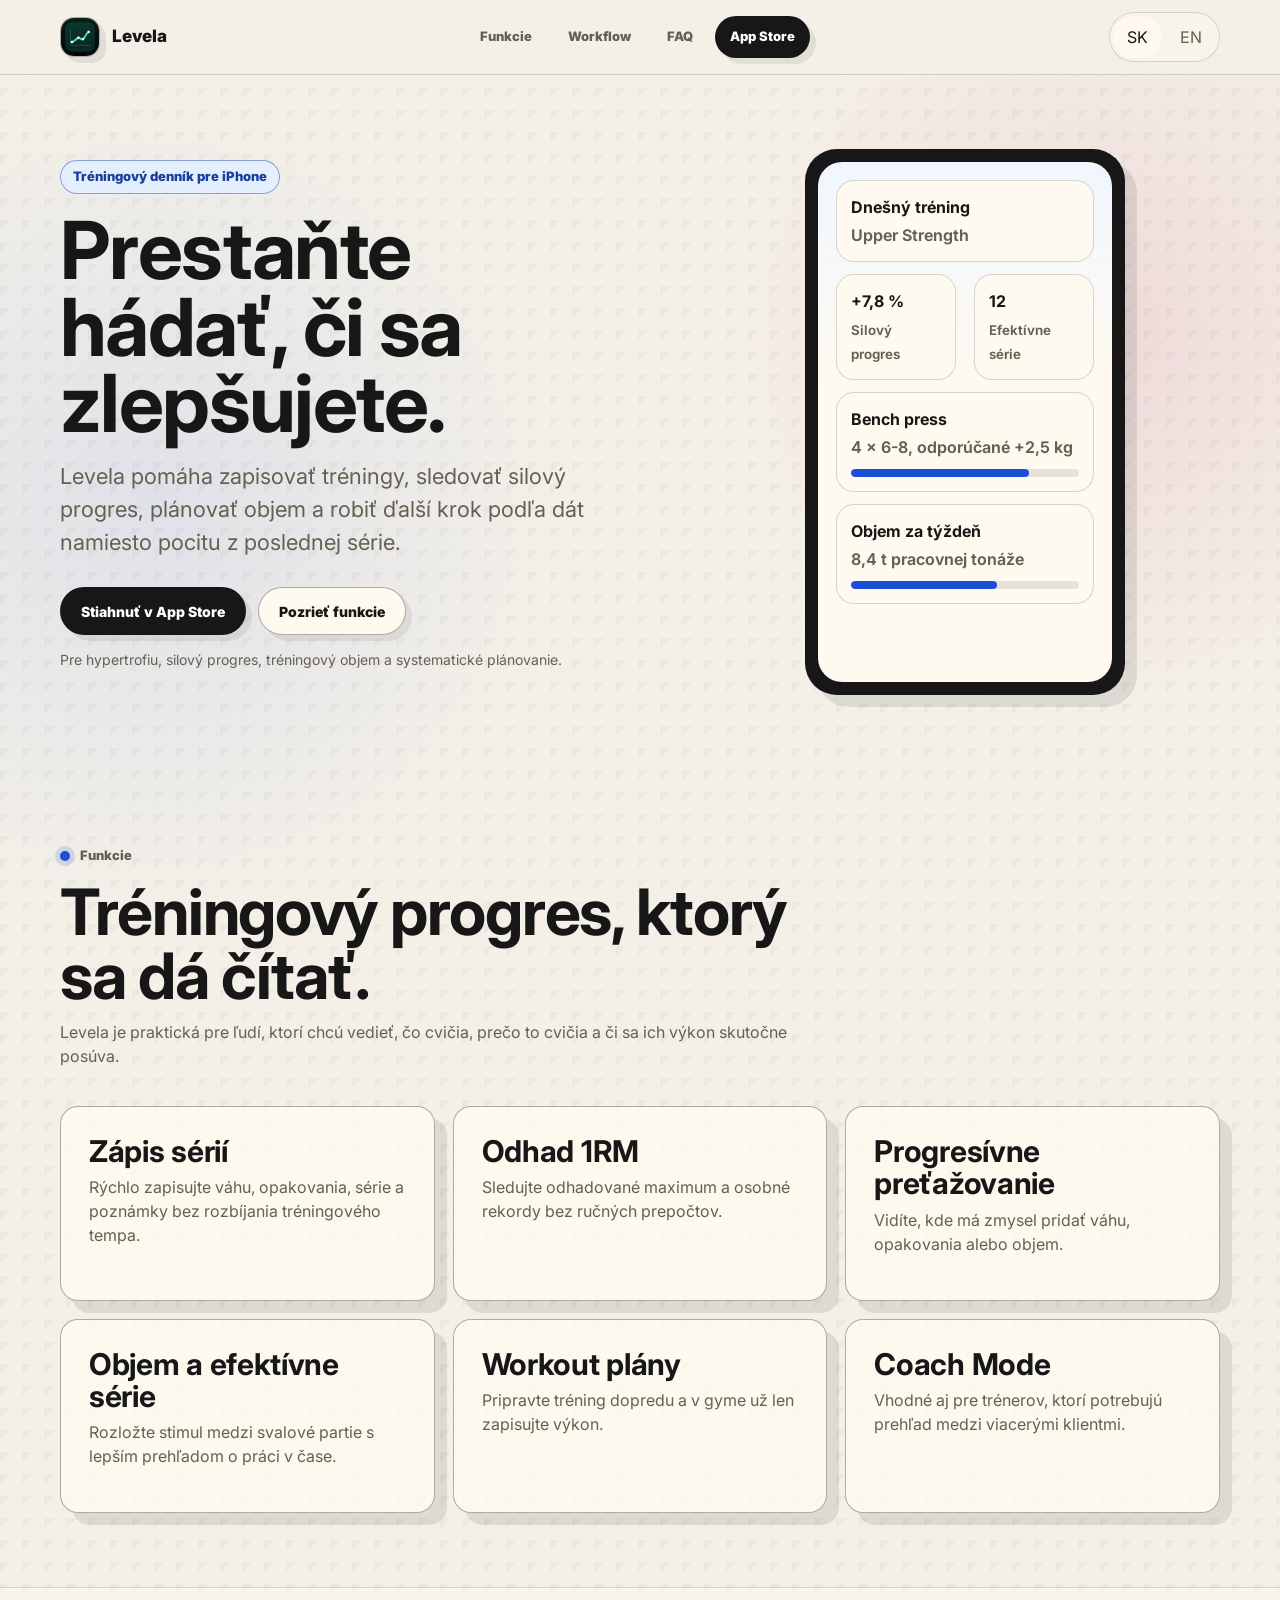
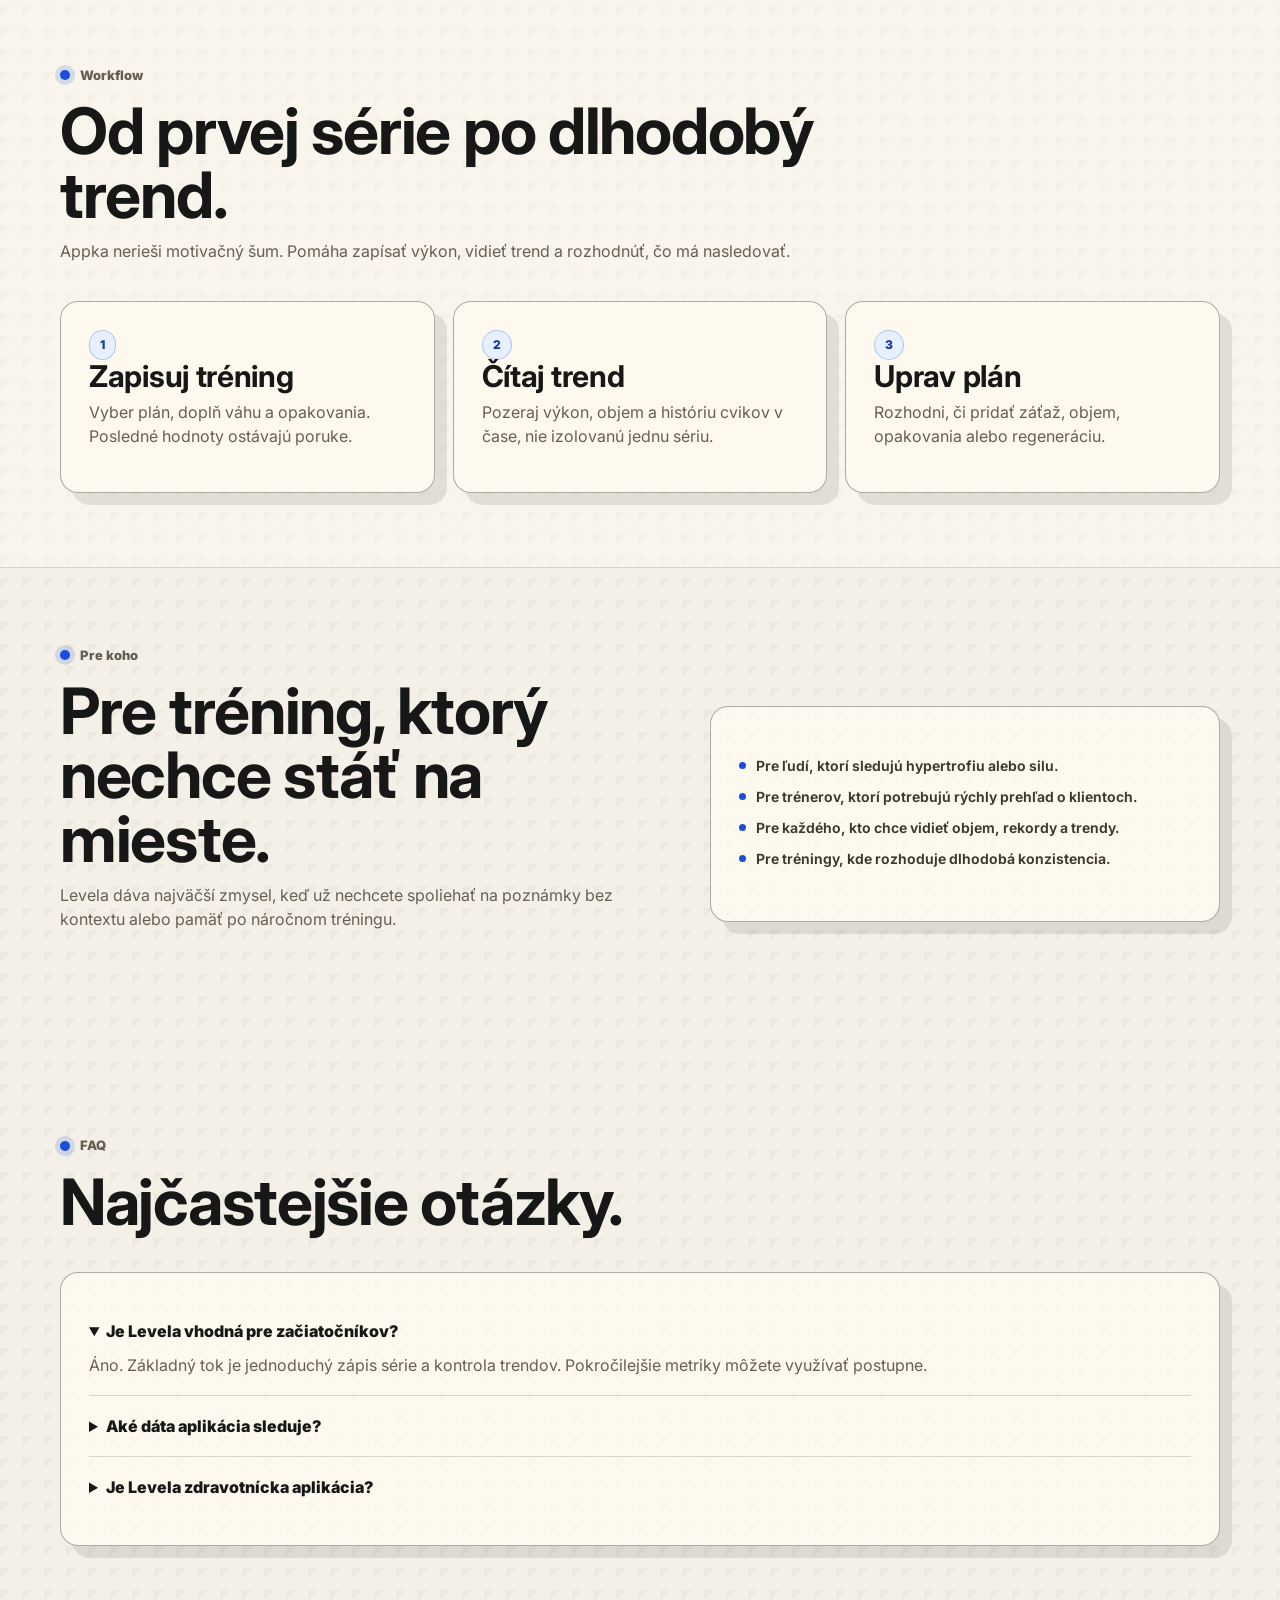
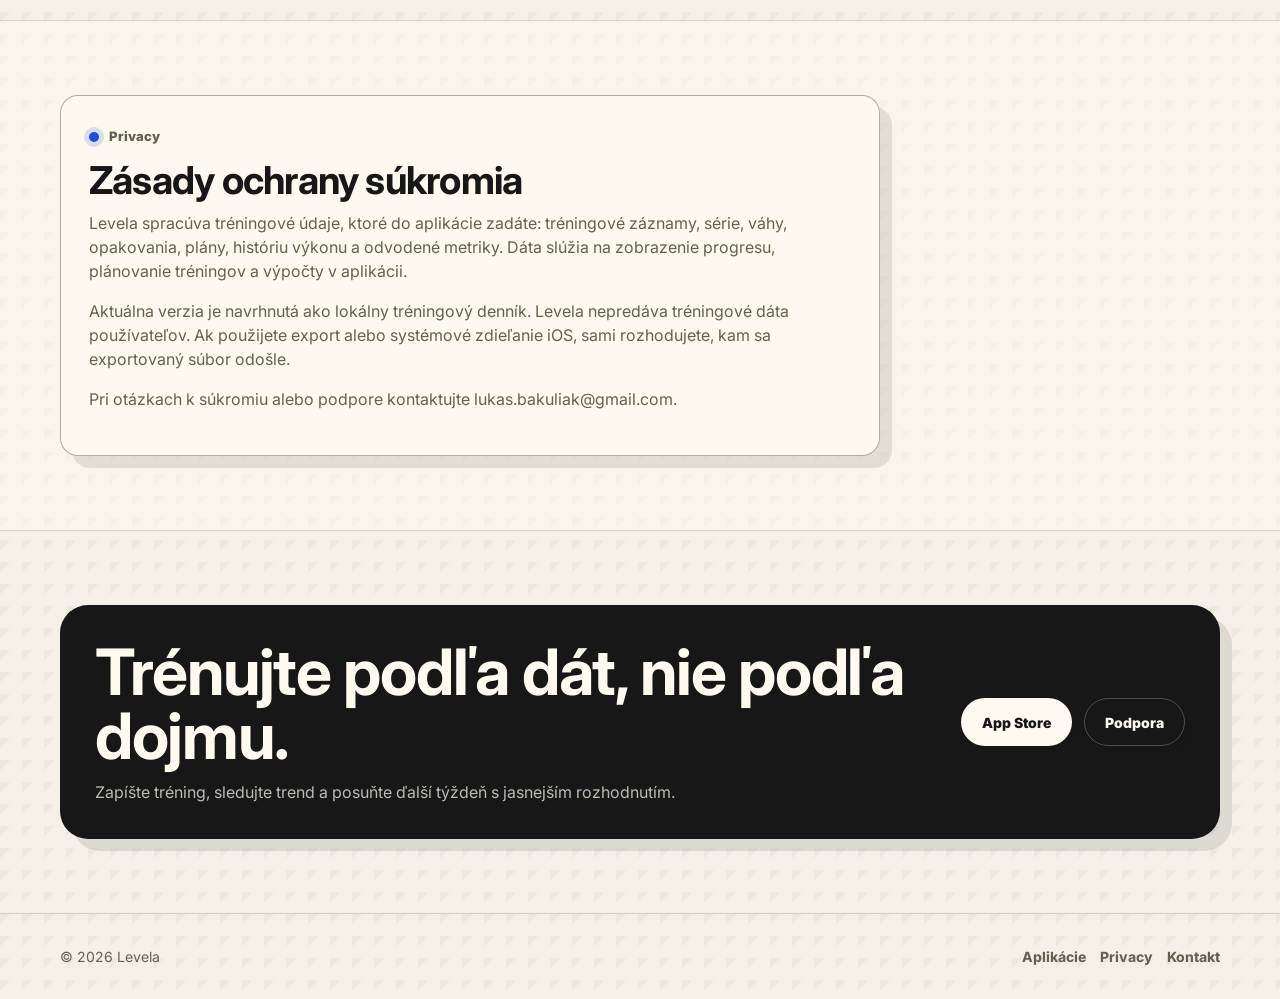
<file: levela/index_levela.html>
<!doctype html>
<html lang="sk">
<head>
  <meta charset="utf-8">
  <meta name="viewport" content="width=device-width, initial-scale=1">
  <title>Levela | Tréningový denník pre progres</title>
  <meta name="description" content="Levela je iOS tréningový denník pre zápis tréningov, sledovanie progresu, objemu, 1RM a progresívneho preťažovania.">
  <meta name="theme-color" content="#F4F0E8">
  <link rel="icon" href="assets/icon-ios-1024.png" type="image/png">
  <link rel="preconnect" href="https://fonts.googleapis.com">
  <link rel="preconnect" href="https://fonts.gstatic.com" crossorigin>
  <link href="https://fonts.googleapis.com/css2?family=Inter:wght@450;550;650;750;850&amp;display=swap" rel="stylesheet">
  <link rel="stylesheet" href="../assets/site.css">
</head>
<body style="--app:#1d4ed8;--app-soft:#dbeafe">
  <header class="site-header">
    <div class="container nav">
      <a class="brand" href="../index.html" aria-label="Späť na prehľad aplikácií">
        <span class="brand-icon"><img src="assets/icon-ios-1024.png" alt=""></span>
        <span>Levela</span>
      </a>
      <nav class="nav-links" aria-label="Hlavná navigácia">
        <a href="#features">Funkcie</a>
        <a href="#workflow">Workflow</a>
        <a href="#faq">FAQ</a>
        <a class="nav-cta" href="https://apps.apple.com/sk/app/levela-gym-progress-tracker/id6780174826">App Store</a>
      </nav>
      <div class="language-switch" aria-label="Výber jazyka">
        <button type="button" data-lang="sk">SK</button>
        <button type="button" data-lang="en">EN</button>
      </div>
    </div>
  </header>

  <main>
    <section class="hero">
      <div class="container hero-grid">
        <div>
          <span class="eyebrow">Tréningový denník pre iPhone</span>
          <h1>Prestaňte hádať, či sa zlepšujete.</h1>
          <p class="lead">Levela pomáha zapisovať tréningy, sledovať silový progres, plánovať objem a robiť ďalší krok podľa dát namiesto pocitu z poslednej série.</p>
          <div class="actions">
            <a class="button primary" href="https://apps.apple.com/sk/app/levela-gym-progress-tracker/id6780174826">Stiahnuť v App Store</a>
            <a class="button" href="#features">Pozrieť funkcie</a>
          </div>
          <p class="microcopy">Pre hypertrofiu, silový progres, tréningový objem a systematické plánovanie.</p>
        </div>

        <div class="phone-frame" aria-label="Ukážka aplikácie Levela">
          <div class="phone-screen">
            <div class="mock-section">
              <strong>Dnešný tréning</strong>
              <span>Upper Strength</span>
            </div>
            <div class="grid-2">
              <div class="mock-section"><strong>+7,8 %</strong><small>Silový progres</small></div>
              <div class="mock-section"><strong>12</strong><small>Efektívne série</small></div>
            </div>
            <div class="mock-section">
              <strong>Bench press</strong>
              <span>4 x 6-8, odporúčané +2,5 kg</span>
              <div class="bar"><i style="--w:78%"></i></div>
            </div>
            <div class="mock-section">
              <strong>Objem za týždeň</strong>
              <span>8,4 t pracovnej tonáže</span>
              <div class="bar"><i style="--w:64%"></i></div>
            </div>
          </div>
        </div>
      </div>
    </section>

    <section class="section" id="features">
      <div class="container">
        <div class="section-head">
          <p class="section-kicker">Funkcie</p>
          <h2>Tréningový progres, ktorý sa dá čítať.</h2>
          <p>Levela je praktická pre ľudí, ktorí chcú vedieť, čo cvičia, prečo to cvičia a či sa ich výkon skutočne posúva.</p>
        </div>
        <div class="grid-3">
          <article class="card">
            <h3>Zápis sérií</h3>
            <p>Rýchlo zapisujte váhu, opakovania, série a poznámky bez rozbíjania tréningového tempa.</p>
          </article>
          <article class="card">
            <h3>Odhad 1RM</h3>
            <p>Sledujte odhadované maximum a osobné rekordy bez ručných prepočtov.</p>
          </article>
          <article class="card">
            <h3>Progresívne preťažovanie</h3>
            <p>Vidíte, kde má zmysel pridať váhu, opakovania alebo objem.</p>
          </article>
          <article class="card">
            <h3>Objem a efektívne série</h3>
            <p>Rozložte stimul medzi svalové partie s lepším prehľadom o práci v čase.</p>
          </article>
          <article class="card">
            <h3>Workout plány</h3>
            <p>Pripravte tréning dopredu a v gyme už len zapisujte výkon.</p>
          </article>
          <article class="card">
            <h3>Coach Mode</h3>
            <p>Vhodné aj pre trénerov, ktorí potrebujú prehľad medzi viacerými klientmi.</p>
          </article>
        </div>
      </div>
    </section>

    <section class="section band" id="workflow">
      <div class="container">
        <div class="section-head">
          <p class="section-kicker">Workflow</p>
          <h2>Od prvej série po dlhodobý trend.</h2>
          <p>Appka nerieši motivačný šum. Pomáha zapísať výkon, vidieť trend a rozhodnúť, čo má nasledovať.</p>
        </div>
        <div class="grid-3">
          <article class="card">
            <span class="badge">1</span>
            <h3>Zapisuj tréning</h3>
            <p>Vyber plán, doplň váhu a opakovania. Posledné hodnoty ostávajú poruke.</p>
          </article>
          <article class="card">
            <span class="badge">2</span>
            <h3>Čítaj trend</h3>
            <p>Pozeraj výkon, objem a históriu cvikov v čase, nie izolovanú jednu sériu.</p>
          </article>
          <article class="card">
            <span class="badge">3</span>
            <h3>Uprav plán</h3>
            <p>Rozhodni, či pridať záťaž, objem, opakovania alebo regeneráciu.</p>
          </article>
        </div>
      </div>
    </section>

    <section class="section">
      <div class="container split">
        <div class="section-head">
          <p class="section-kicker">Pre koho</p>
          <h2>Pre tréning, ktorý nechce stáť na mieste.</h2>
          <p>Levela dáva najväčší zmysel, keď už nechcete spoliehať na poznámky bez kontextu alebo pamäť po náročnom tréningu.</p>
        </div>
        <div class="card">
          <ul class="check-list">
            <li>Pre ľudí, ktorí sledujú hypertrofiu alebo silu.</li>
            <li>Pre trénerov, ktorí potrebujú rýchly prehľad o klientoch.</li>
            <li>Pre každého, kto chce vidieť objem, rekordy a trendy.</li>
            <li>Pre tréningy, kde rozhoduje dlhodobá konzistencia.</li>
          </ul>
        </div>
      </div>
    </section>

    <section class="section" id="faq">
      <div class="container">
        <div class="section-head">
          <p class="section-kicker">FAQ</p>
          <h2>Najčastejšie otázky.</h2>
        </div>
        <div class="card faq">
          <details open>
            <summary>Je Levela vhodná pre začiatočníkov?</summary>
            <p>Áno. Základný tok je jednoduchý zápis série a kontrola trendov. Pokročilejšie metriky môžete využívať postupne.</p>
          </details>
          <details>
            <summary>Aké dáta aplikácia sleduje?</summary>
            <p>Tréningy, cviky, série, váhy, opakovania, objem, históriu výkonu a odvodené metriky ako odhad 1RM.</p>
          </details>
          <details>
            <summary>Je Levela zdravotnícka aplikácia?</summary>
            <p>Nie. Je to tréningový denník a analytický nástroj, nie zdravotnícka pomôcka ani lekárske odporúčanie.</p>
          </details>
        </div>
      </div>
    </section>

    <section class="section band" id="privacy">
      <div class="container">
        <article class="card doc">
          <p class="section-kicker">Privacy</p>
          <h2>Zásady ochrany súkromia</h2>
          <p>Levela spracúva tréningové údaje, ktoré do aplikácie zadáte: tréningové záznamy, série, váhy, opakovania, plány, históriu výkonu a odvodené metriky. Dáta slúžia na zobrazenie progresu, plánovanie tréningov a výpočty v aplikácii.</p>
          <p>Aktuálna verzia je navrhnutá ako lokálny tréningový denník. Levela nepredáva tréningové dáta používateľov. Ak použijete export alebo systémové zdieľanie iOS, sami rozhodujete, kam sa exportovaný súbor odošle.</p>
          <p>Pri otázkach k súkromiu alebo podpore kontaktujte <a href="mailto:lukas.bakuliak@gmail.com">lukas.bakuliak@gmail.com</a>.</p>
        </article>
      </div>
    </section>

    <section class="final-section" id="support">
      <div class="container">
        <div class="final-panel">
          <div>
            <h2>Trénujte podľa dát, nie podľa dojmu.</h2>
            <p>Zapíšte tréning, sledujte trend a posuňte ďalší týždeň s jasnejším rozhodnutím.</p>
          </div>
          <div class="actions" style="margin-top:0">
            <a class="button" href="https://apps.apple.com/sk/app/levela-gym-progress-tracker/id6780174826">App Store</a>
            <a class="button secondary" href="mailto:lukas.bakuliak@gmail.com">Podpora</a>
          </div>
        </div>
      </div>
    </section>
  </main>

  <footer class="site-footer">
    <div class="container footer-row">
      <div>© 2026 Levela</div>
      <div class="footer-links">
        <a href="../index.html">Aplikácie</a>
        <a href="#privacy">Privacy</a>
        <a href="mailto:lukas.bakuliak@gmail.com">Kontakt</a>
      </div>
    </div>
  </footer>
  <script src="../assets/i18n.js?v=2"></script>
</body>
</html>
</file>
<file: assets/site.css>
:root {
  color-scheme: light;
  --bg: #f4f0e8;
  --surface: #fffaf0;
  --surface-soft: #ebe5d8;
  --ink: #171717;
  --muted: #666052;
  --line: rgba(23, 23, 23, .16);
  --line-strong: rgba(23, 23, 23, .34);
  --primary: #171717;
  --accent: #2563eb;
  --accent-soft: #dbeafe;
  --shadow: 12px 12px 0 rgba(23, 23, 23, .10);
  --shadow-soft: 6px 6px 0 rgba(23, 23, 23, .08);
  --radius: 18px;
  --container: 1160px;
  --app: #2563eb;
  --app-soft: #dbeafe;
}

* {
  box-sizing: border-box;
}

html {
  scroll-behavior: smooth;
  scroll-padding-top: 92px;
}

[id] {
  scroll-margin-top: 92px;
}

body {
  margin: 0;
  font-family: Inter, ui-sans-serif, system-ui, -apple-system, BlinkMacSystemFont, "Segoe UI", sans-serif;
  color: var(--ink);
  background:
    radial-gradient(circle at 12% 12%, rgba(37, 99, 235, .10), transparent 26rem),
    radial-gradient(circle at 86% 8%, rgba(190, 24, 93, .10), transparent 24rem),
    linear-gradient(135deg, rgba(23, 23, 23, .035) 25%, transparent 25%) 0 0 / 22px 22px,
    var(--bg);
  line-height: 1.5;
  letter-spacing: 0;
  -webkit-font-smoothing: antialiased;
}

a {
  color: inherit;
  text-decoration: none;
}

img {
  display: block;
  max-width: 100%;
}

h1,
h2,
h3,
p {
  margin-top: 0;
}

.container {
  width: min(var(--container), calc(100% - 40px));
  margin: 0 auto;
}

.site-header {
  position: sticky;
  top: 0;
  z-index: 20;
  border-bottom: 1px solid var(--line);
  background: rgba(244, 240, 232, .86);
  backdrop-filter: blur(18px);
}

.nav {
  min-height: 74px;
  display: flex;
  align-items: center;
  justify-content: space-between;
  gap: 24px;
}

.brand {
  display: inline-flex;
  align-items: center;
  gap: 12px;
  font-size: 17px;
  font-weight: 850;
}

.brand-mark,
.brand-icon {
  display: grid;
  place-items: center;
  width: 40px;
  height: 40px;
  border: 1px solid var(--line-strong);
  border-radius: 14px;
  background: var(--surface);
  color: var(--ink);
  box-shadow: var(--shadow-soft);
  font-size: 13px;
  font-weight: 850;
  overflow: hidden;
}

.brand-icon img {
  width: 100%;
  height: 100%;
  object-fit: cover;
}

.nav-links {
  display: flex;
  align-items: center;
  gap: 8px;
  color: var(--muted);
  font-size: 13px;
  font-weight: 850;
}

.nav-links a,
.lang a,
.language-switch button {
  min-height: 42px;
  display: inline-flex;
  align-items: center;
  justify-content: center;
  padding: 0 14px;
  border-radius: 999px;
}

.nav-links a:hover,
.nav-links a:focus-visible,
.lang a:hover,
.lang a:focus-visible,
.lang a.active,
.language-switch button:hover,
.language-switch button:focus-visible,
.language-switch button.active {
  background: rgba(255, 250, 240, .72);
  color: var(--ink);
  outline: none;
}

.nav-cta {
  border: 1px solid var(--line-strong);
  background: var(--ink) !important;
  color: #fff !important;
  box-shadow: var(--shadow-soft);
}

.lang {
  display: inline-flex;
  align-items: center;
  gap: 4px;
  color: var(--muted);
  font-size: 13px;
  font-weight: 850;
}

.language-switch {
  display: inline-flex;
  align-items: center;
  gap: 4px;
  padding: 3px;
  border: 1px solid var(--line);
  border-radius: 999px;
  background: rgba(255, 250, 240, .44);
}

.language-switch button {
  cursor: pointer;
  border: 0;
  background: transparent;
  color: var(--muted);
  font: inherit;
}

.hero,
.section,
.final-section {
  padding: 74px 0;
}

.hero-grid,
.split {
  display: grid;
  grid-template-columns: minmax(0, 1fr) minmax(340px, .86fr);
  align-items: center;
  gap: 56px;
}

.hero-intro {
  display: grid;
  grid-template-columns: auto minmax(240px, 520px) auto;
  align-items: center;
  gap: 22px;
  margin-bottom: 36px;
  padding: 14px;
  border: 1px solid var(--line);
  border-radius: 999px;
  background: rgba(255, 250, 240, .62);
}

.hero-intro p {
  margin: 0;
  color: var(--muted);
  font-size: 15px;
  font-weight: 650;
}

.hero-intro .actions {
  margin-top: 0;
  justify-content: flex-end;
}

.app-orbit {
  display: grid;
  grid-template-columns: repeat(12, 1fr);
  gap: 16px;
  align-items: stretch;
}

.orbit-card {
  position: relative;
  min-height: 180px;
  display: flex;
  flex-direction: column;
  justify-content: space-between;
  padding: 20px;
  border: 1px solid var(--line-strong);
  border-radius: 28px;
  background:
    radial-gradient(circle at 86% 10%, color-mix(in srgb, var(--app) 13%, transparent), transparent 9rem),
    var(--surface);
  box-shadow: var(--shadow-soft);
}

.orbit-card::after {
  content: "";
  position: absolute;
  inset: 12px;
  border: 1px dashed rgba(23, 23, 23, .12);
  border-radius: 21px;
  pointer-events: none;
}

.orbit-cyclia {
  grid-column: 1 / span 5;
}

.orbit-levela {
  grid-column: 6 / span 4;
  margin-top: 34px;
}

.orbit-kosiq {
  grid-column: 10 / span 3;
  margin-top: -18px;
}

.orbit-card.is-paused {
  background: rgba(229, 222, 208, .68);
}

.orbit-index {
  color: color-mix(in srgb, var(--app) 68%, var(--ink));
  font-size: 13px;
  font-weight: 850;
}

.orbit-main {
  display: flex;
  align-items: center;
  gap: 14px;
  margin: 18px 0;
}

.orbit-main h3 {
  margin-bottom: 2px;
  font-size: 28px;
}

.orbit-main p {
  margin: 0;
  color: var(--muted);
  font-size: 14px;
  font-weight: 650;
}

.eyebrow {
  display: inline-flex;
  align-items: center;
  min-height: 34px;
  padding: 0 12px;
  border: 1px solid color-mix(in srgb, var(--app) 35%, var(--line));
  border-radius: 999px;
  background: color-mix(in srgb, var(--app-soft) 75%, #fff);
  color: color-mix(in srgb, var(--app) 72%, #111);
  font-size: 13px;
  font-weight: 850;
}

h1 {
  max-width: 760px;
  margin: 18px 0 18px;
  font-size: clamp(44px, 6.6vw, 80px);
  line-height: .96;
  letter-spacing: -.02em;
}

body > main > .hero:first-child h1 {
  text-wrap: balance;
}

h2 {
  margin-bottom: 12px;
  font-size: clamp(34px, 5vw, 64px);
  line-height: 1;
  letter-spacing: -.02em;
}

h3 {
  margin-bottom: 8px;
  font-size: 30px;
  line-height: 1.08;
  letter-spacing: -.01em;
}

.lead,
.section-head p,
.card p,
.muted {
  color: var(--muted);
}

.lead {
  max-width: 640px;
  margin-bottom: 0;
  font-size: clamp(18px, 2vw, 22px);
  line-height: 1.5;
}

.actions {
  display: flex;
  flex-wrap: wrap;
  align-items: center;
  gap: 12px;
  margin-top: 28px;
}

.button {
  min-height: 48px;
  display: inline-flex;
  align-items: center;
  justify-content: center;
  gap: 8px;
  padding: 0 20px;
  border: 1px solid var(--line-strong);
  border-radius: 999px;
  background: var(--surface);
  color: var(--ink);
  font-size: 14px;
  font-weight: 850;
  box-shadow: var(--shadow-soft);
  transition: transform .18s ease, box-shadow .18s ease, background .18s ease;
}

.button:hover,
.button:focus-visible {
  transform: translate(-2px, -2px);
  box-shadow: 9px 9px 0 rgba(23, 23, 23, .12);
  outline: none;
}

.button.primary {
  background: var(--ink);
  color: #fff;
}

.button.disabled,
.button[aria-disabled="true"] {
  cursor: not-allowed;
  border-color: rgba(23, 23, 23, .14);
  background: #e5ded0;
  color: #9a9282;
  box-shadow: none;
}

.button.disabled:hover,
.button[aria-disabled="true"]:hover {
  transform: none;
  box-shadow: none;
}

.section-head {
  max-width: 760px;
  margin-bottom: 38px;
}

.section-kicker {
  display: inline-flex;
  align-items: center;
  gap: 10px;
  margin-bottom: 14px;
  color: var(--muted);
  font-size: 13px;
  font-weight: 850;
}

.section-kicker::before {
  content: "";
  width: 10px;
  height: 10px;
  border-radius: 50%;
  background: var(--app);
  box-shadow: 0 0 0 5px color-mix(in srgb, var(--app) 16%, transparent);
}

.grid-3 {
  display: grid;
  grid-template-columns: repeat(3, minmax(0, 1fr));
  gap: 18px;
}

.grid-2 {
  display: grid;
  grid-template-columns: repeat(2, minmax(0, 1fr));
  gap: 18px;
}

.card {
  padding: 28px;
  border: 1px solid var(--line-strong);
  border-radius: var(--radius);
  background: rgba(255, 250, 240, .82);
  box-shadow: var(--shadow);
}

.card.compact {
  padding: 20px;
}

.card.disabled {
  background: rgba(229, 222, 208, .72);
  box-shadow: none;
  opacity: .82;
}

.app-card {
  min-height: 340px;
  display: flex;
  flex-direction: column;
}

.portfolio-list {
  display: grid;
  gap: 28px;
}

.portfolio-card {
  min-height: 500px;
  display: grid;
  grid-template-columns: minmax(0, .95fr) minmax(320px, .72fr);
  align-items: stretch;
  gap: 0;
  border: 1px solid var(--line-strong);
  border-radius: 28px;
  background: var(--surface);
  box-shadow: var(--shadow);
  overflow: hidden;
}

.portfolio-card.disabled {
  opacity: .78;
}

.portfolio-copy {
  display: flex;
  flex-direction: column;
  justify-content: center;
  padding: 44px;
}

.portfolio-copy h3 {
  margin: 14px 0 14px;
  font-size: clamp(42px, 5vw, 70px);
}

.portfolio-copy p {
  max-width: 540px;
  color: var(--muted);
  font-size: 18px;
}

.portfolio-visual {
  position: relative;
  display: grid;
  place-items: center;
  min-height: 100%;
  border-left: 1px solid var(--line);
  background:
    radial-gradient(circle at 50% 42%, color-mix(in srgb, var(--app) 22%, transparent), transparent 12rem),
    linear-gradient(135deg, color-mix(in srgb, var(--app-soft) 60%, #fff), #fffaf0);
}

.portfolio-visual::before {
  content: "";
  position: absolute;
  inset: 24px;
  border: 1px dashed rgba(23, 23, 23, .18);
  border-radius: 22px;
}

.portfolio-visual .app-icon {
  width: 148px;
  height: 148px;
  border-radius: 34px;
}

.app-map {
  display: grid;
  grid-template-columns: repeat(12, 1fr);
  grid-auto-rows: minmax(150px, auto);
  gap: 18px;
}

.app-tile {
  position: relative;
  display: flex;
  flex-direction: column;
  justify-content: space-between;
  gap: 24px;
  min-height: 280px;
  padding: 28px;
  border: 1px solid var(--line-strong);
  border-radius: 28px;
  background:
    linear-gradient(135deg, color-mix(in srgb, var(--app-soft) 42%, #fffaf0), var(--surface));
  box-shadow: var(--shadow);
  overflow: hidden;
}

.app-tile::before {
  content: "";
  position: absolute;
  width: 220px;
  height: 220px;
  right: -86px;
  top: -86px;
  border-radius: 50%;
  background: color-mix(in srgb, var(--app) 14%, transparent);
}

.app-tile > * {
  position: relative;
}

.tile-large {
  grid-column: 1 / span 7;
  grid-row: span 2;
  min-height: 430px;
}

.tile-tall {
  grid-column: 8 / span 5;
  grid-row: span 3;
  min-height: 590px;
}

.tile-paused {
  grid-column: 1 / span 7;
}

.tile-icon {
  width: 138px;
  height: 138px;
  display: grid;
  place-items: center;
  align-self: flex-end;
  border: 1px solid var(--line);
  border-radius: 34px;
  background: rgba(255, 250, 240, .62);
  box-shadow: var(--shadow-soft);
}

.tile-icon img {
  width: 94px;
  height: 94px;
  border-radius: 24px;
}

.approach-strip {
  display: grid;
  grid-template-columns: repeat(3, minmax(0, 1fr));
  gap: 18px;
  margin-top: 22px;
  padding-top: 22px;
  border-top: 1px solid var(--line);
}

.approach-strip article {
  padding: 4px 0;
}

.approach-strip span {
  display: block;
  margin-bottom: 8px;
  color: var(--ink);
  font-size: 15px;
  font-weight: 850;
}

.approach-strip p {
  max-width: 320px;
  margin: 0;
  color: var(--muted);
  font-size: 15px;
  line-height: 1.55;
}

.tile-tall .tile-icon {
  width: 180px;
  height: 180px;
  align-self: center;
  margin: auto 0;
}

.tile-tall .tile-icon img {
  width: 124px;
  height: 124px;
  border-radius: 28px;
}

.card-top {
  display: flex;
  align-items: flex-start;
  justify-content: space-between;
  gap: 18px;
  margin-bottom: 24px;
}

.app-icon {
  width: 76px;
  height: 76px;
  flex: 0 0 auto;
  border: 1px solid rgba(23, 23, 23, .10);
  border-radius: 22px;
  overflow: hidden;
  background: #e5ded0;
  box-shadow: 0 14px 30px rgba(23, 23, 23, .14);
}

.badge {
  display: inline-flex;
  align-items: center;
  min-height: 30px;
  padding: 0 10px;
  border: 1px solid color-mix(in srgb, var(--app) 26%, transparent);
  border-radius: 999px;
  background: color-mix(in srgb, var(--app-soft) 70%, #fff);
  color: color-mix(in srgb, var(--app) 72%, #111);
  font-size: 12px;
  font-weight: 850;
  white-space: nowrap;
}

.badge.neutral {
  border-color: rgba(23, 23, 23, .14);
  background: #e5ded0;
  color: #726a5c;
}

.feature-list,
.check-list {
  display: grid;
  gap: 10px;
  margin: 20px 0 24px;
  padding: 0;
  list-style: none;
}

.feature-list li,
.check-list li {
  display: flex;
  gap: 10px;
  color: #3d382f;
  font-size: 14px;
  font-weight: 650;
}

.feature-list li::before,
.check-list li::before {
  content: "";
  width: 7px;
  height: 7px;
  flex: 0 0 auto;
  margin-top: 7px;
  border-radius: 50%;
  background: var(--app);
}

.microcopy {
  margin-top: 14px;
  color: var(--muted);
  font-size: 14px;
}

.showcase {
  position: relative;
  padding: 18px;
  border: 1px solid var(--line-strong);
  border-radius: 28px;
  background:
    linear-gradient(135deg, rgba(255, 250, 240, .92), rgba(255, 250, 240, .68)),
    var(--surface);
  box-shadow: var(--shadow);
  overflow: hidden;
}

.showcase::before {
  content: "";
  position: absolute;
  width: 180px;
  height: 180px;
  right: -60px;
  top: -60px;
  border-radius: 50%;
  background: rgba(37, 99, 235, .12);
}

.showcase-grid {
  position: relative;
  display: grid;
  gap: 12px;
}

.mini-row {
  display: grid;
  grid-template-columns: auto 1fr auto;
  align-items: center;
  gap: 14px;
  padding: 16px;
  border: 1px solid var(--line);
  border-radius: 20px;
  background: rgba(255, 250, 240, .86);
}

.mini-row p {
  margin: 0;
  color: var(--muted);
  font-size: 13px;
  font-weight: 650;
}

.mini-row h3 {
  margin: 0 0 2px;
  font-size: 19px;
}

.phone-frame {
  max-width: 320px;
  margin: 0 auto;
  padding: 12px;
  border: 1px solid var(--line-strong);
  border-radius: 32px;
  background: #171717;
  box-shadow: var(--shadow);
}

.phone-screen {
  min-height: 520px;
  padding: 18px;
  border-radius: 24px;
  background:
    linear-gradient(180deg, color-mix(in srgb, var(--app-soft) 42%, #fff) 0%, #fffaf0 44%);
  overflow: hidden;
}

.mock-section {
  margin-bottom: 12px;
  padding: 14px;
  border: 1px solid var(--line);
  border-radius: 18px;
  background: rgba(255, 250, 240, .92);
}

.mock-section strong {
  display: block;
  margin-bottom: 4px;
}

.mock-section span,
.mock-section small {
  color: var(--muted);
  font-weight: 650;
}

.bar {
  height: 8px;
  margin-top: 10px;
  border-radius: 999px;
  background: rgba(23, 23, 23, .10);
  overflow: hidden;
}

.bar i {
  display: block;
  width: var(--w, 68%);
  height: 100%;
  border-radius: inherit;
  background: var(--app);
}

.gallery {
  display: grid;
  grid-template-columns: repeat(4, minmax(0, 1fr));
  gap: 16px;
}

.shot {
  margin: 0;
  padding: 12px;
  border: 1px solid var(--line-strong);
  border-radius: var(--radius);
  background: var(--surface);
  box-shadow: var(--shadow-soft);
}

.shot img {
  width: 100%;
  border-radius: 14px;
  border: 1px solid var(--line);
}

.shot figcaption {
  margin-top: 12px;
  font-weight: 850;
}

.band {
  border-top: 1px solid var(--line);
  border-bottom: 1px solid var(--line);
  background: rgba(255, 250, 240, .42);
}

.faq details {
  padding: 18px 0;
  border-bottom: 1px solid var(--line);
}

.faq details:last-child {
  border-bottom: 0;
}

.faq summary {
  cursor: pointer;
  color: var(--ink);
  font-weight: 850;
}

.faq details p {
  margin: 10px 0 0;
}

.doc {
  max-width: 820px;
}

.doc h1 {
  font-size: clamp(40px, 6vw, 70px);
}

.doc h2 {
  font-size: clamp(26px, 3vw, 40px);
}

.doc h3 {
  margin-top: 26px;
}

.doc ul {
  color: var(--muted);
}

.final-panel {
  display: grid;
  grid-template-columns: 1fr auto;
  align-items: center;
  gap: 28px;
  padding: 34px;
  border: 1px solid var(--line-strong);
  border-radius: 28px;
  background: var(--ink);
  color: #fffaf0;
  box-shadow: var(--shadow);
}

.final-panel p {
  max-width: 680px;
  margin-bottom: 0;
  color: rgba(255, 250, 240, .72);
}

.final-panel .button {
  border-color: rgba(255, 250, 240, .24);
  background: #fffaf0;
  color: var(--ink);
}

.final-panel .button.secondary {
  background: transparent;
  color: #fffaf0;
}

.site-footer {
  padding: 32px 0;
  border-top: 1px solid var(--line);
  color: var(--muted);
  font-size: 14px;
}

.footer-row {
  display: flex;
  align-items: center;
  justify-content: space-between;
  gap: 18px;
}

.footer-links {
  display: flex;
  flex-wrap: wrap;
  gap: 14px;
  font-weight: 750;
}

.visually-hidden {
  position: absolute;
  width: 1px;
  height: 1px;
  padding: 0;
  margin: -1px;
  overflow: hidden;
  clip: rect(0, 0, 0, 0);
  white-space: nowrap;
  border: 0;
}

@media (max-width: 980px) {
  .hero-grid,
  .split,
  .final-panel,
  .portfolio-card {
    grid-template-columns: 1fr;
  }

  .hero-intro {
    grid-template-columns: 1fr;
    border-radius: 28px;
  }

  .hero-intro .actions {
    justify-content: flex-start;
  }

  .app-orbit,
  .app-map {
    grid-template-columns: 1fr;
  }

  .orbit-cyclia,
  .orbit-levela,
  .orbit-kosiq,
  .tile-large,
  .tile-tall,
  .tile-paused {
    grid-column: auto;
    grid-row: auto;
    margin-top: 0;
    min-height: 0;
  }

  .portfolio-visual {
    min-height: 260px;
    border-left: 0;
    border-top: 1px solid var(--line);
  }

  .grid-3,
  .grid-2,
  .gallery,
  .approach-strip {
    grid-template-columns: 1fr;
  }

  .app-card,
  .portfolio-card {
    min-height: 0;
  }
}

@media (max-width: 700px) {
  html {
    scroll-padding-top: 70px;
  }

  [id] {
    scroll-margin-top: 70px;
  }

  .container {
    width: min(var(--container), calc(100% - 28px));
  }

  .nav {
    min-height: 0;
    flex-wrap: nowrap;
    gap: 8px;
    padding: 8px 0;
  }

  .brand {
    flex: 0 1 132px;
    min-width: 0;
    gap: 9px;
    font-size: 15px;
  }

  .brand > span:last-child {
    overflow: hidden;
    text-overflow: ellipsis;
    white-space: nowrap;
  }

  .brand-icon,
  .brand-mark {
    width: 34px;
    height: 34px;
    border-radius: 12px;
  }

  .nav-links {
    flex: 1 1 auto;
    min-width: 0;
    width: auto;
    flex-wrap: nowrap;
    gap: 6px;
    overflow-x: auto;
    padding-bottom: 2px;
    scrollbar-width: none;
  }

  .nav-links::-webkit-scrollbar {
    display: none;
  }

  .nav-links a {
    flex: 0 0 auto;
    min-height: 34px;
    padding: 0 11px;
    font-size: 12px;
  }

  .language-switch {
    align-self: flex-start;
    flex: 0 0 auto;
    padding: 2px;
  }

  .language-switch button {
    min-height: 32px;
    padding: 0 10px;
    font-size: 12px;
  }

  .hero,
  .section,
  .final-section {
    padding: 58px 0;
  }

  h1 {
    font-size: clamp(42px, 11vw, 58px);
  }

  h2 {
    font-size: clamp(34px, 10vw, 50px);
  }

  .actions .button,
  .final-panel .button {
    width: 100%;
  }

  .mini-row {
    grid-template-columns: auto 1fr;
  }

  .mini-row .badge {
    grid-column: 1 / -1;
    justify-self: start;
  }

  .portfolio-card,
  .portfolio-copy,
  .card,
  .app-tile {
    padding: 24px;
  }

  .studio-hero h1 {
    margin-bottom: 28px;
  }

  .orbit-card {
    min-height: 0;
  }

  .portfolio-visual {
    min-height: 230px;
  }

  .portfolio-visual .app-icon {
    width: 116px;
    height: 116px;
  }

  .footer-row {
    align-items: flex-start;
    flex-direction: column;
  }
}
</file>
